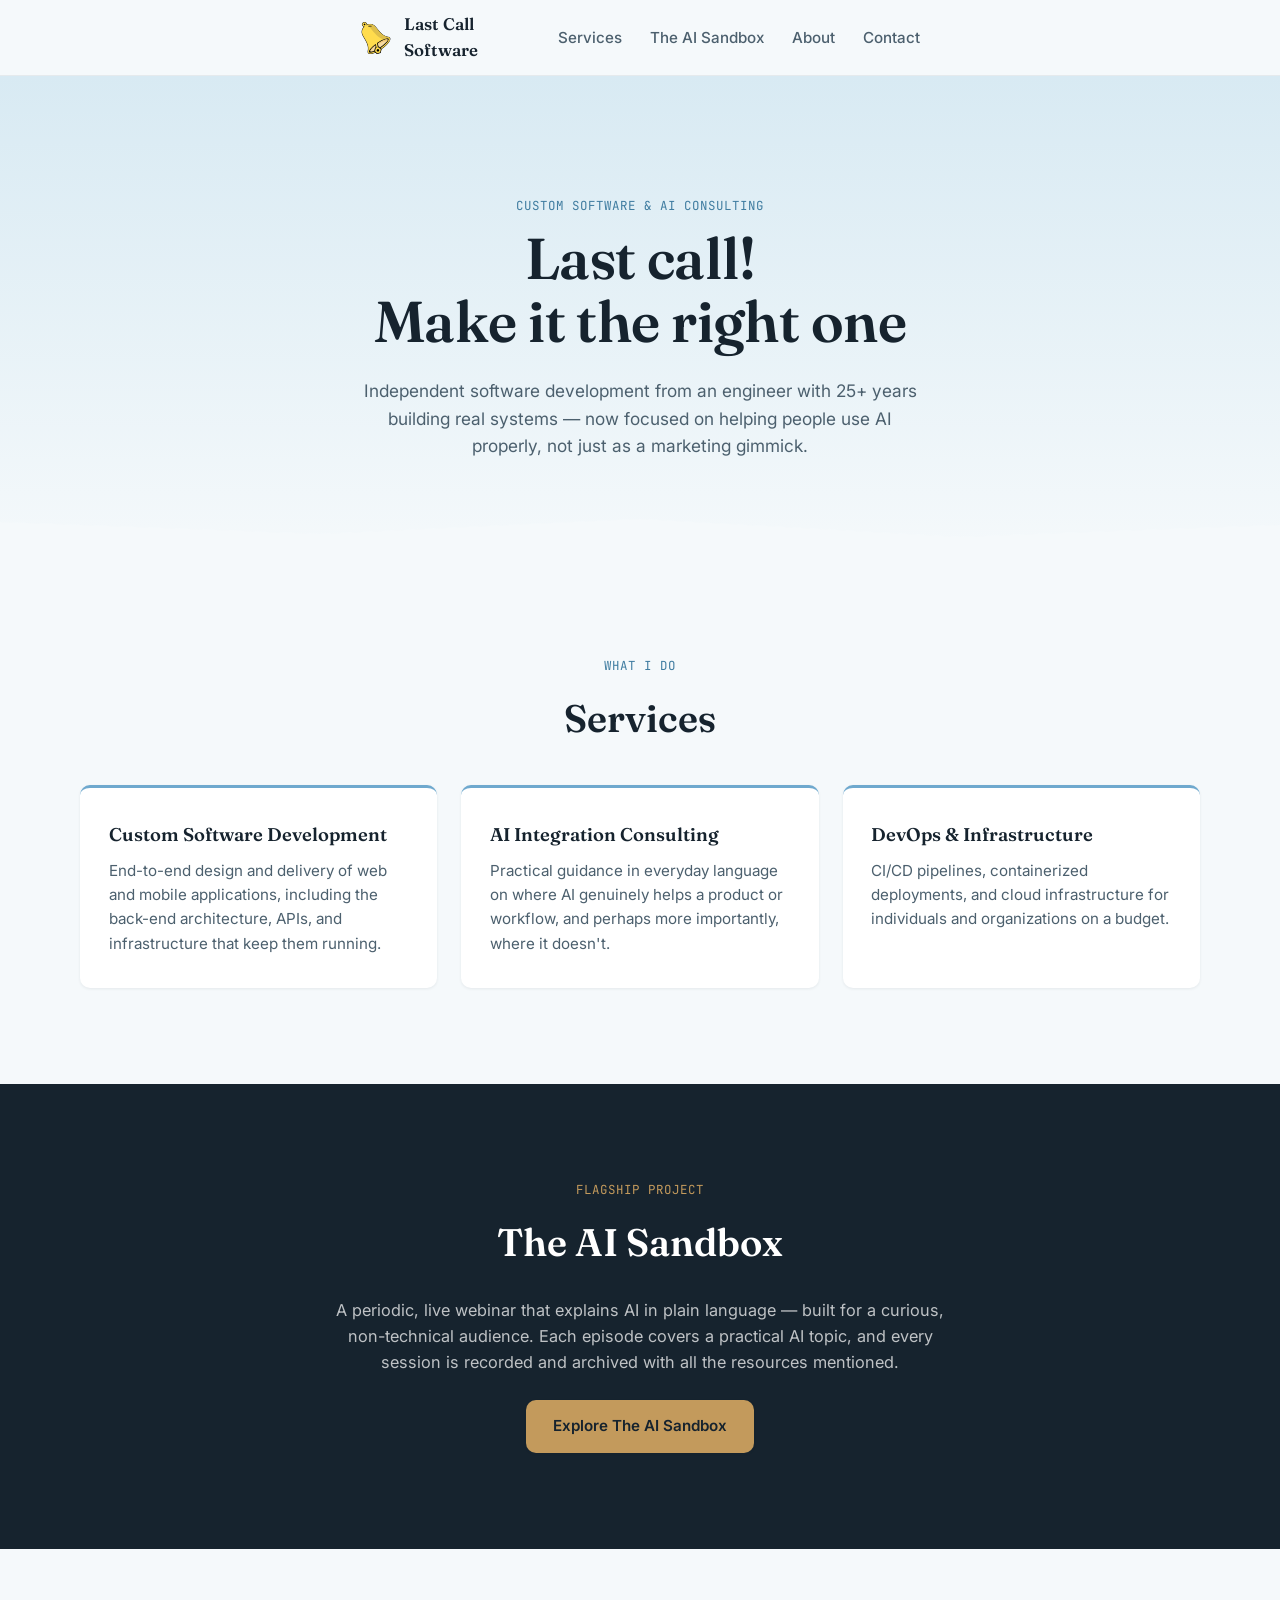
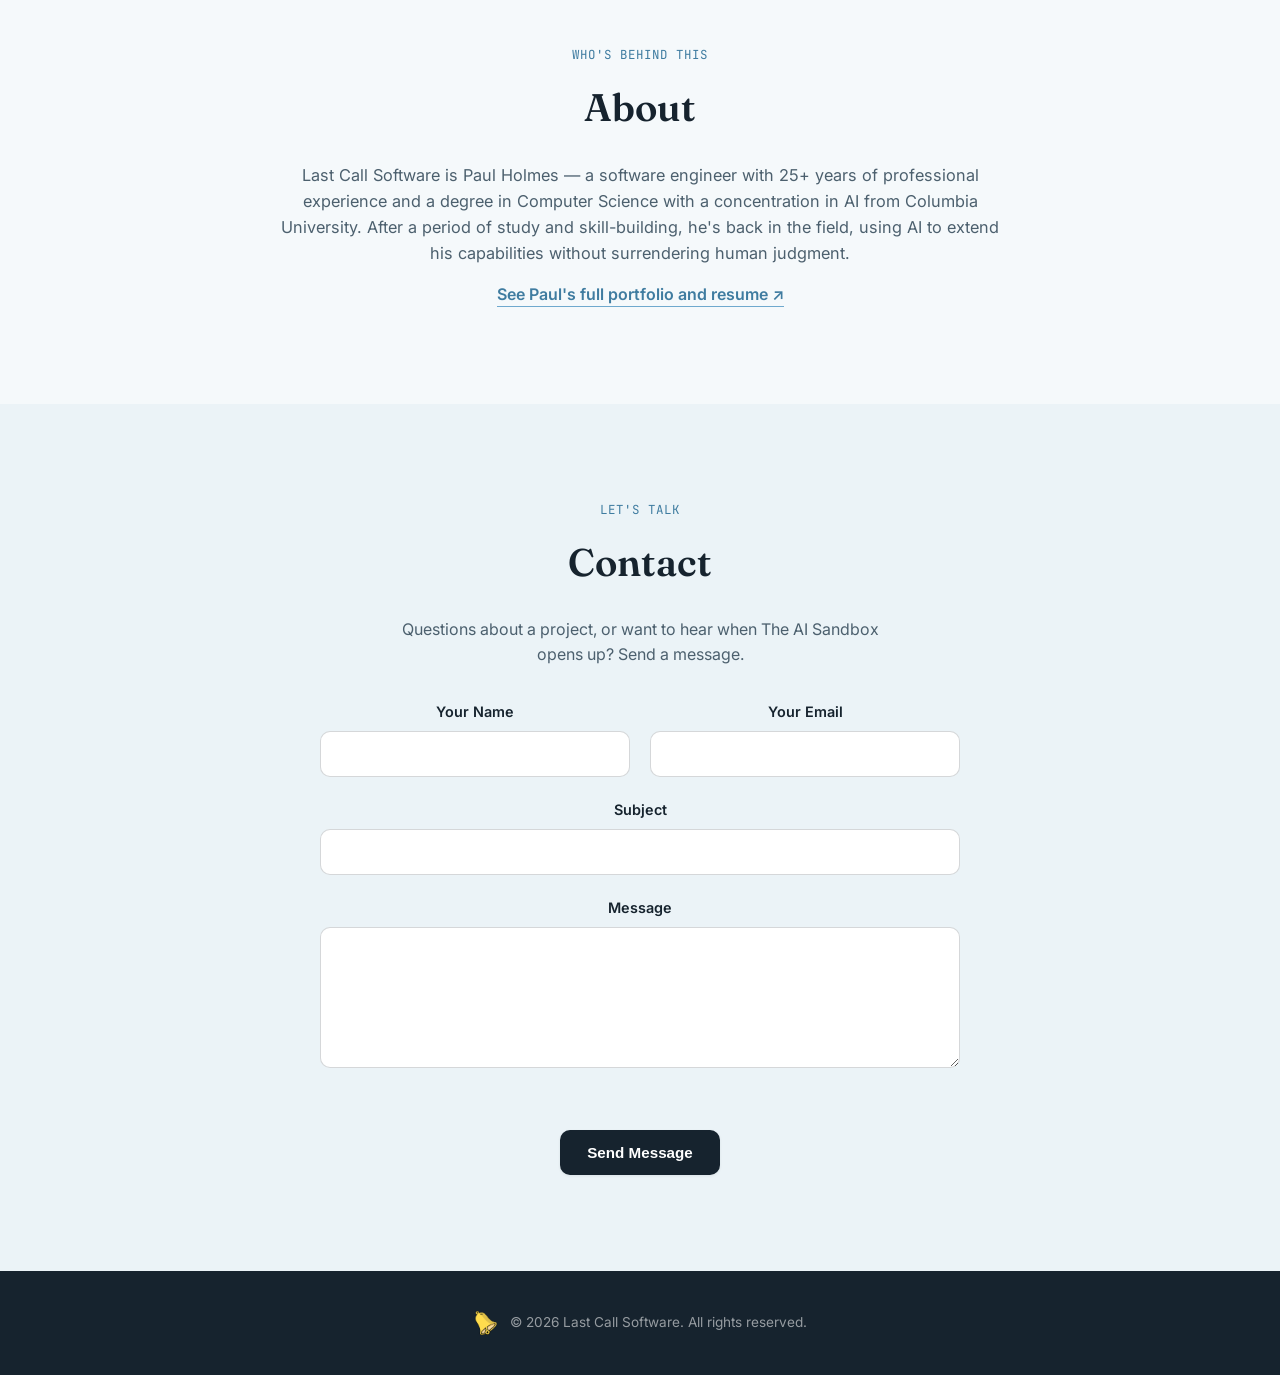
<file: lastcallsoftware/index.html>
<!DOCTYPE html>
<html lang="en">
<head>
<meta charset="utf-8">
<meta name="viewport" content="width=device-width, initial-scale=1.0">
<title>Last Call Software — Custom Software & AI Consulting</title>
<meta name="description" content="Last Call Software: custom software development and AI-driven consulting, led by Paul Holmes. Home of The AI Sandbox webinar series.">

<link href="assets/img/lcs-icon-32x32.png" rel="icon">

<link rel="preconnect" href="https://fonts.googleapis.com">
<link rel="preconnect" href="https://fonts.gstatic.com" crossorigin>
<link href="https://fonts.googleapis.com/css2?family=Fraunces:opsz,wght@9..144,400;9..144,500;9..144,600;9..144,700&family=Inter:wght@400;500;600;700&family=JetBrains+Mono:wght@500&display=swap" rel="stylesheet">

<link href="assets/css/main.css" rel="stylesheet">

<meta name="backend-base-url" content="__BACKEND_BASE_URL__">
<meta name="turnstile-site-key" content="__TURNSTILE_SITE_KEY__">
<link rel="preconnect" href="https://challenges.cloudflare.com">
<script src="https://challenges.cloudflare.com/turnstile/v0/api.js" defer></script>
</head>
<body>

<a class="skip-link" href="#main">Skip to content</a>

<header class="site-header" id="header">
  <div class="header-inner">
    <a href="#top" class="brand">
      <span class="bell-mark" aria-hidden="true">
        <img src="assets/img/lcs-icon-32x32.png" alt="" class="bell-svg">
      </span>
      <span class="brand-word">
        <span class="brand-name">Last Call<br>Software</span>
      </span>
    </a>

    <nav class="site-nav" id="site-nav">
      <ul>
        <li><a href="#services">Services</a></li>
        <li><a href="#sandbox">The AI Sandbox</a></li>
        <li><a href="#about">About</a></li>
        <li><a href="#contact">Contact</a></li>
      </ul>
    </nav>

    <button class="nav-toggle" id="nav-toggle" aria-label="Toggle menu" aria-expanded="false" aria-controls="site-nav">
      <span></span><span></span><span></span>
    </button>
  </div>
</header>

<main id="main">

  <!-- Hero -->
  <section class="hero" id="top">
    <div class="hero-inner">
      <p class="eyebrow">Custom software & AI consulting</p>
      <h1 class="hero-headline">Last call!<br>Make it the right one</h1>
      <p class="hero-sub">
        Independent software development from an engineer with 25+ years building
        real systems — now focused on helping people use AI properly, not just as
        a marketing gimmick.
      </p>
    </div>
    <div class="hero-wave" aria-hidden="true"></div>
  </section>

  <!-- Services -->
  <section class="section" id="services">
    <div class="section-inner">
      <p class="eyebrow">What I do</p>
      <h2 class="section-title">Services</h2>

      <div class="service-grid">
        <article class="service-card reveal">
          <h3>Custom Software Development</h3>
          <p>End-to-end design and delivery of web and mobile applications, 
            including the back-end architecture, APIs, and infrastructure 
            that keep them running.</p>
        </article>

        <article class="service-card reveal">
          <h3>AI Integration Consulting</h3>
          <p>Practical guidance in everyday language on where AI genuinely helps
            a product or workflow, and perhaps more importantly, where it doesn't.</p>
        </article>

        <article class="service-card reveal">
          <h3>DevOps & Infrastructure</h3>
          <p>CI/CD pipelines, containerized deployments, and cloud infrastructure 
            for individuals and organizations on a budget.</p>
        </article>
      </div>
    </div>
  </section>

  <!-- The AI Sandbox -->
  <section class="section section-sandbox-feat" id="sandbox">
    <div class="section-inner">
      <p class="eyebrow">Flagship project</p>
      <h2 class="section-title">The AI Sandbox</h2>
      <p class="sandbox-lead">
        A periodic, live webinar that explains AI in plain language — built for a
        curious, non-technical audience. Each episode covers a practical AI topic,
        and every session is recorded and archived with all the resources mentioned.
      </p>
      <a href="ai-sandbox.html" class="btn btn-brass">Explore The AI Sandbox</a>
    </div>
  </section>

  <!-- About -->
  <section class="section" id="about">
    <div class="section-inner about-inner">
      <p class="eyebrow">Who's behind this</p>
      <h2 class="section-title">About</h2>
      <p class="about-text">
        Last Call Software is Paul Holmes — a software engineer with 25+ years
        of professional experience and a degree in Computer Science with a 
        concentration in AI from Columbia University.
        After a period of study and skill-building, he's back in the field,
        using AI to extend his capabilities without surrendering human judgment.
      </p>
      <a href="https://pwholmes.lastcallsoftware.com" class="text-link">
        See Paul's full portfolio and resume ↗
      </a>
    </div>
  </section>

  <!-- Contact -->
  <section class="section section-contact" id="contact">
    <div class="section-inner">
      <p class="eyebrow">Let's talk</p>
      <h2 class="section-title">Contact</h2>
      <p class="contact-sub">Questions about a project, or want to hear when The AI Sandbox opens up? Send a message.</p>

      <form id="contact-form" class="contact-form">
        <div class="form-row">
          <div class="form-field">
            <label for="name-field">Your Name</label>
            <input type="text" name="name" id="name-field" required>
          </div>
          <div class="form-field">
            <label for="email-field">Your Email</label>
            <input type="email" name="email" id="email-field" required>
          </div>
        </div>

        <div class="form-field">
          <label for="subject-field">Subject</label>
          <input type="text" name="subject" id="subject-field" required>
        </div>

        <div class="form-field">
          <label for="message-field">Message</label>
          <textarea name="message" id="message-field" rows="6" required></textarea>
        </div>

        <div class="cf-turnstile" data-sitekey="__TURNSTILE_SITE_KEY__"></div>

        <div class="form-status">
          <div class="loading">Sending your message…</div>
          <div class="error-message" role="alert"></div>
          <div class="sent-message" role="status">Your message has been sent. Thank you!</div>
        </div>

        <button type="submit" class="btn btn-primary">Send Message</button>
      </form>
    </div>
  </section>

</main>

<footer class="site-footer">
  <div class="footer-inner">
    <span class="bell-mark small" aria-hidden="true">
      <img src="assets/img/lcs-icon-32x32.png" alt="" class="bell-svg">
    </span>
    <p>© <span id="year"></span> Last Call Software. All rights reserved.</p>
  </div>
</footer>

<script src="assets/js/main.js"></script>
</body>
</html>
</file>
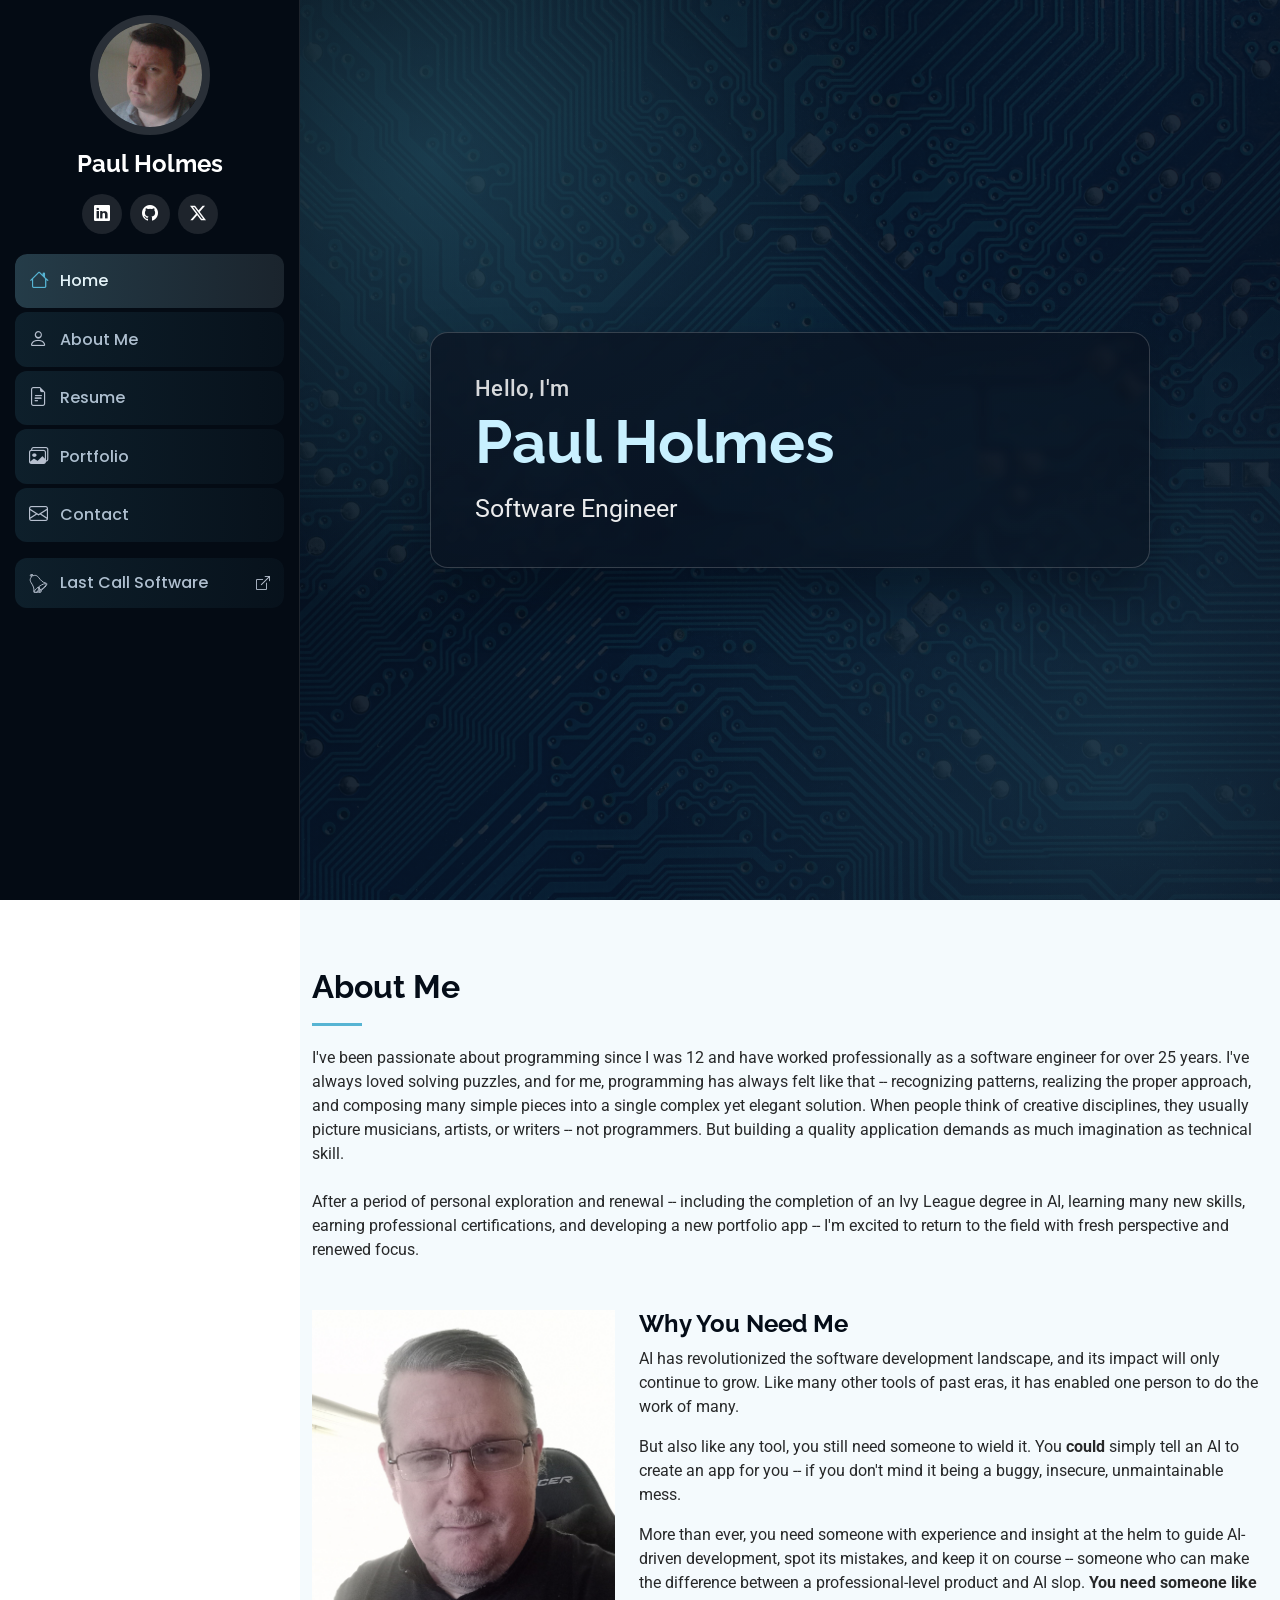
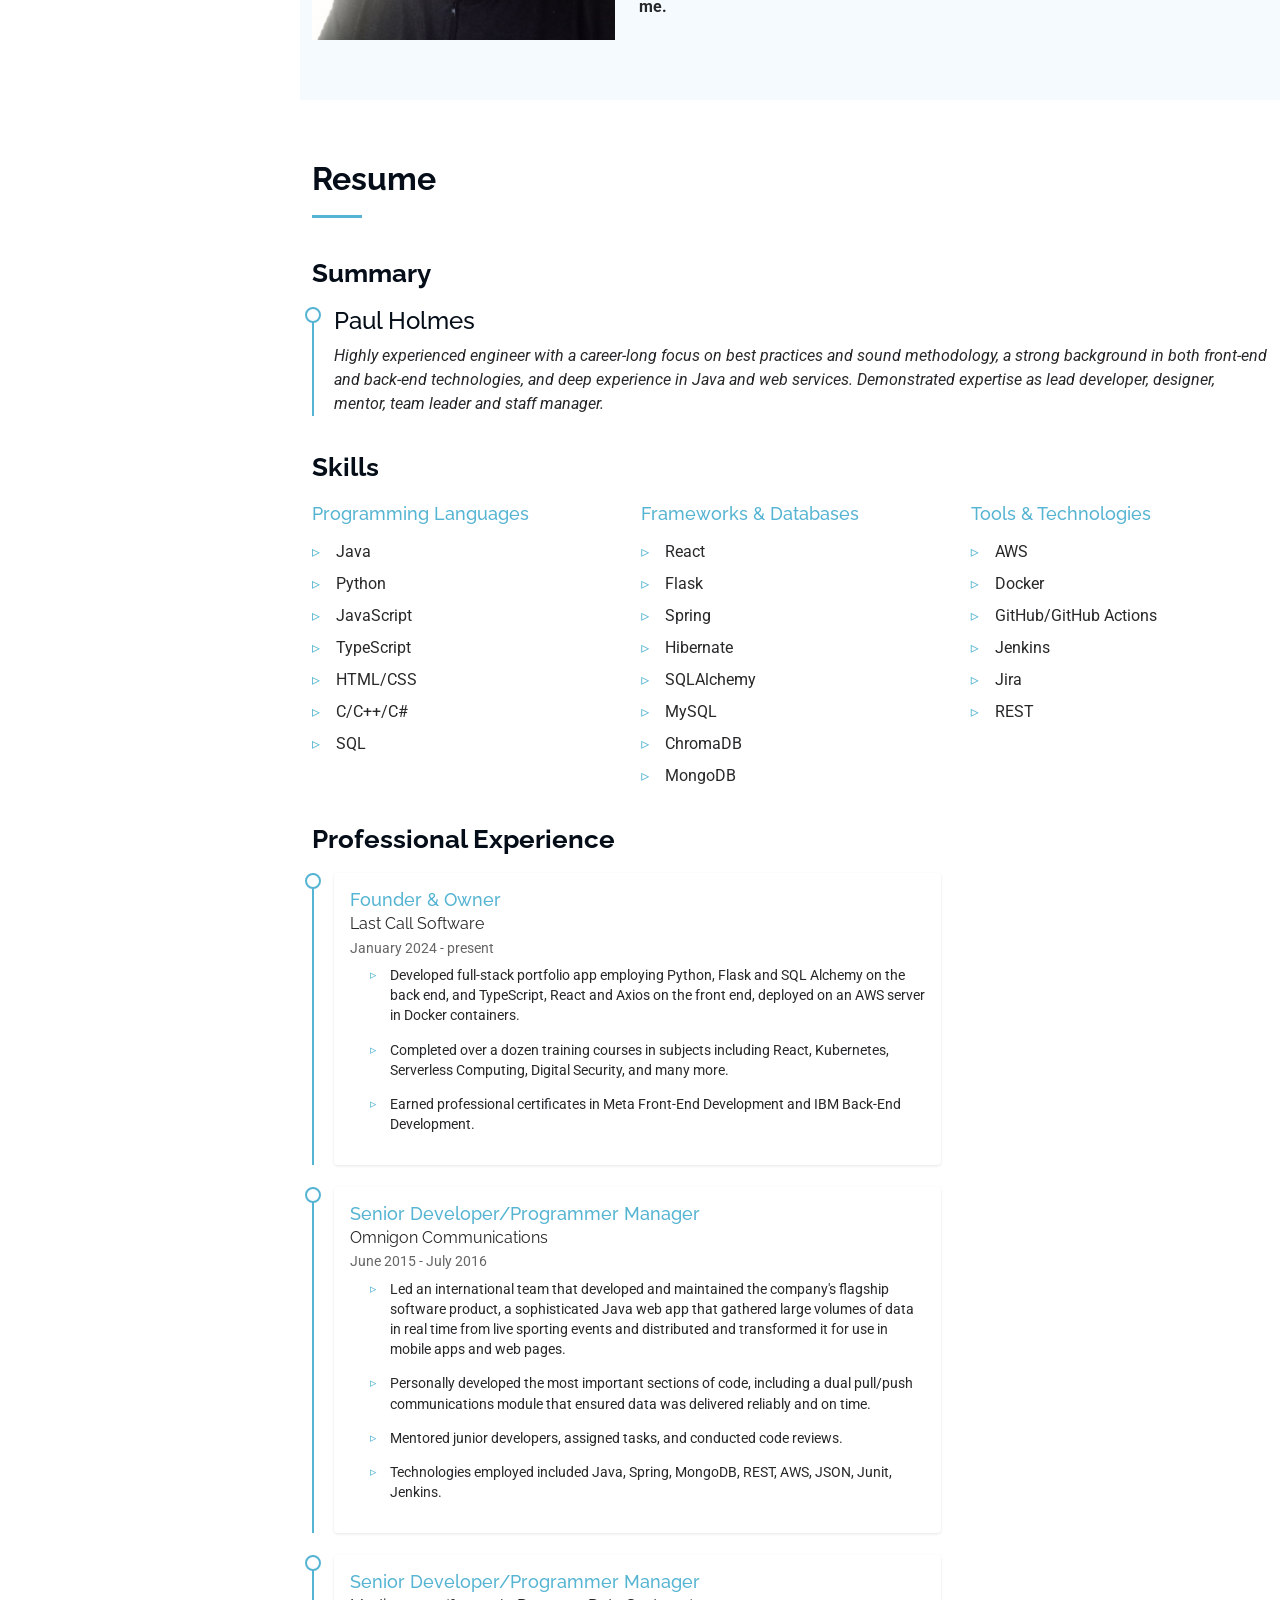
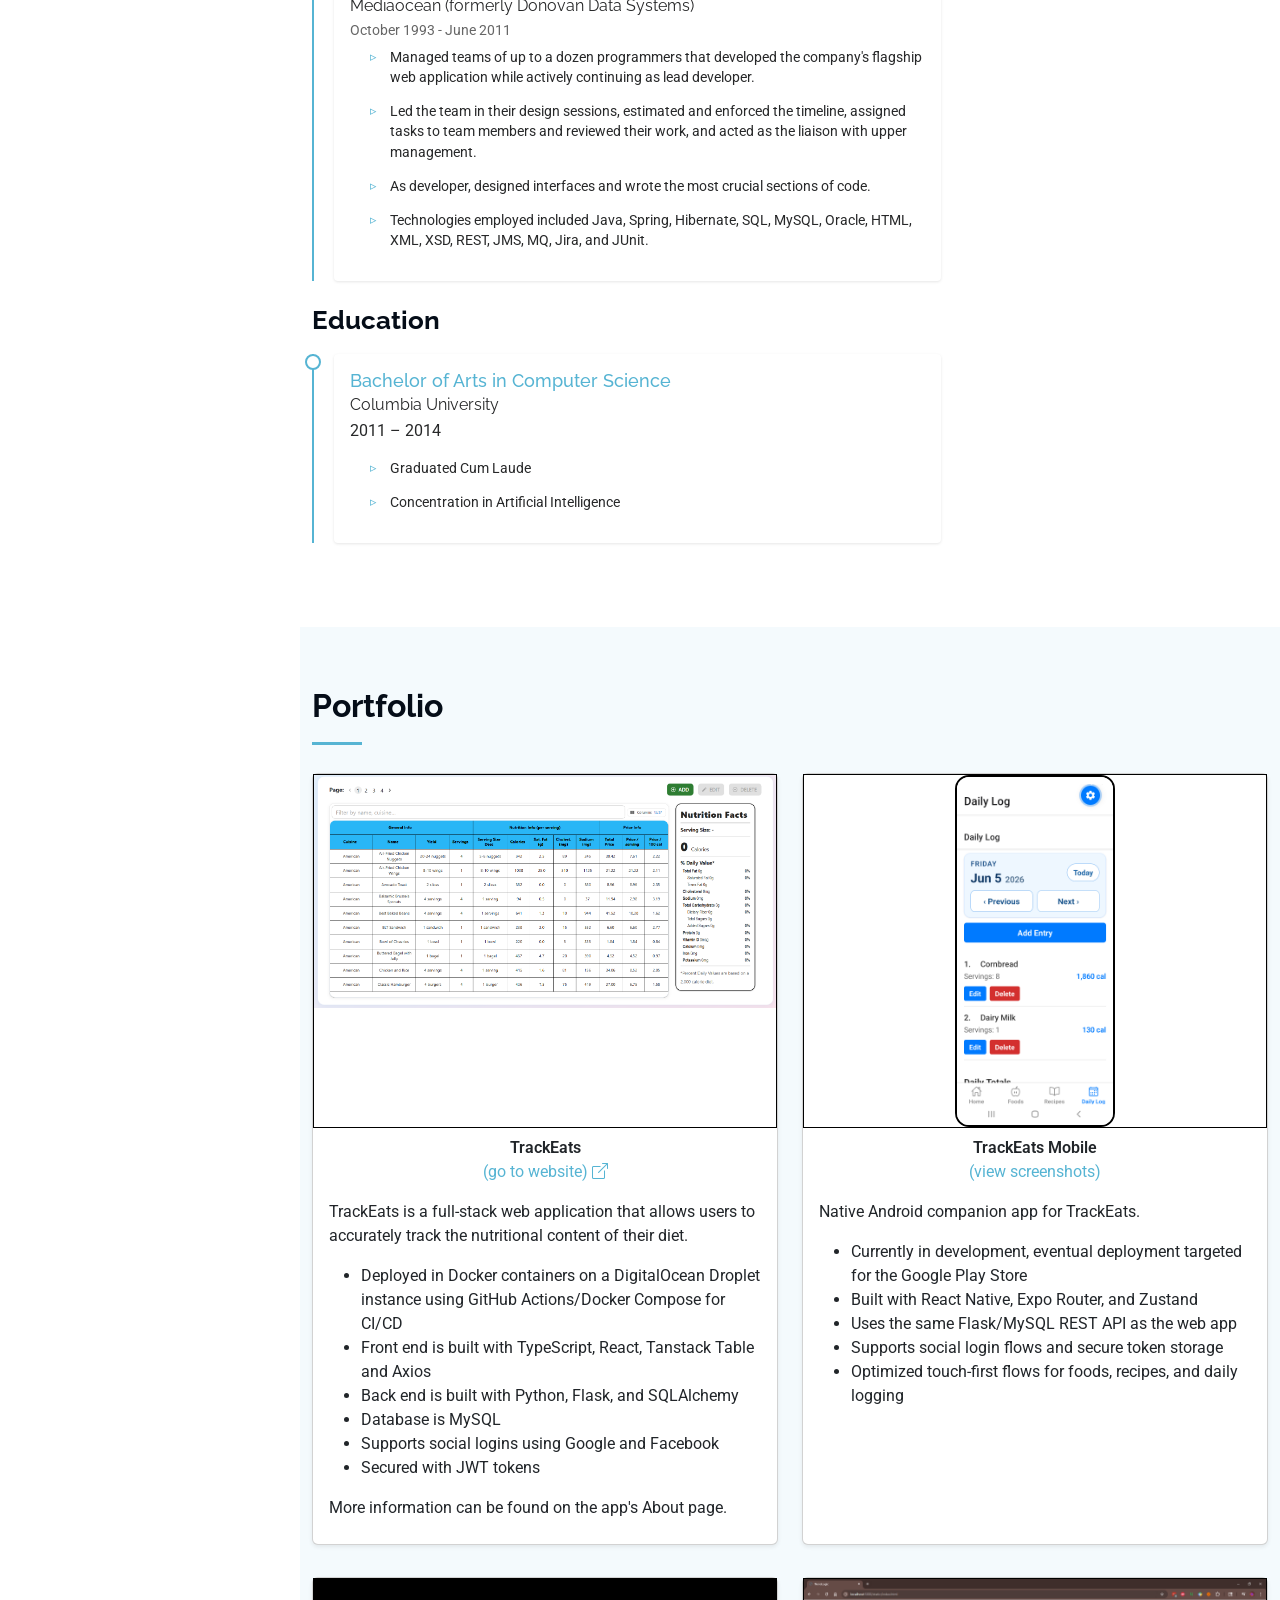
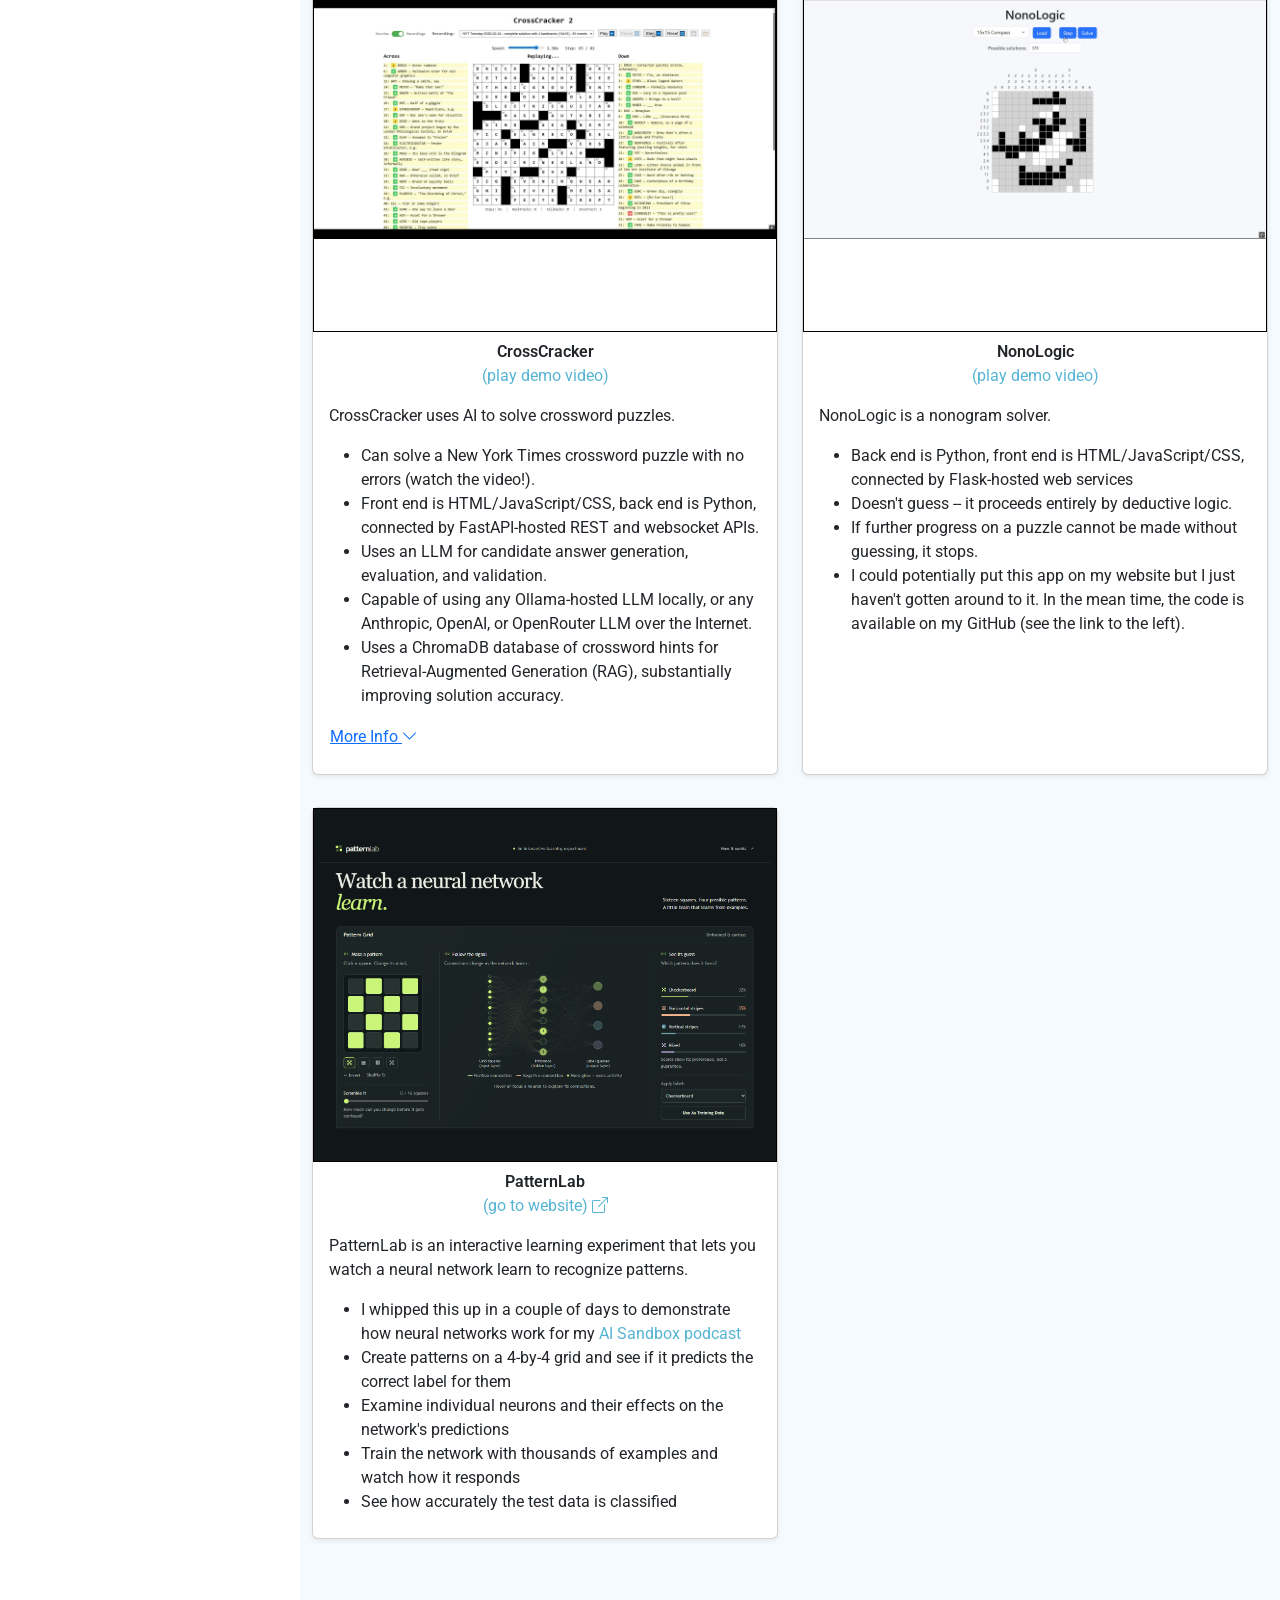
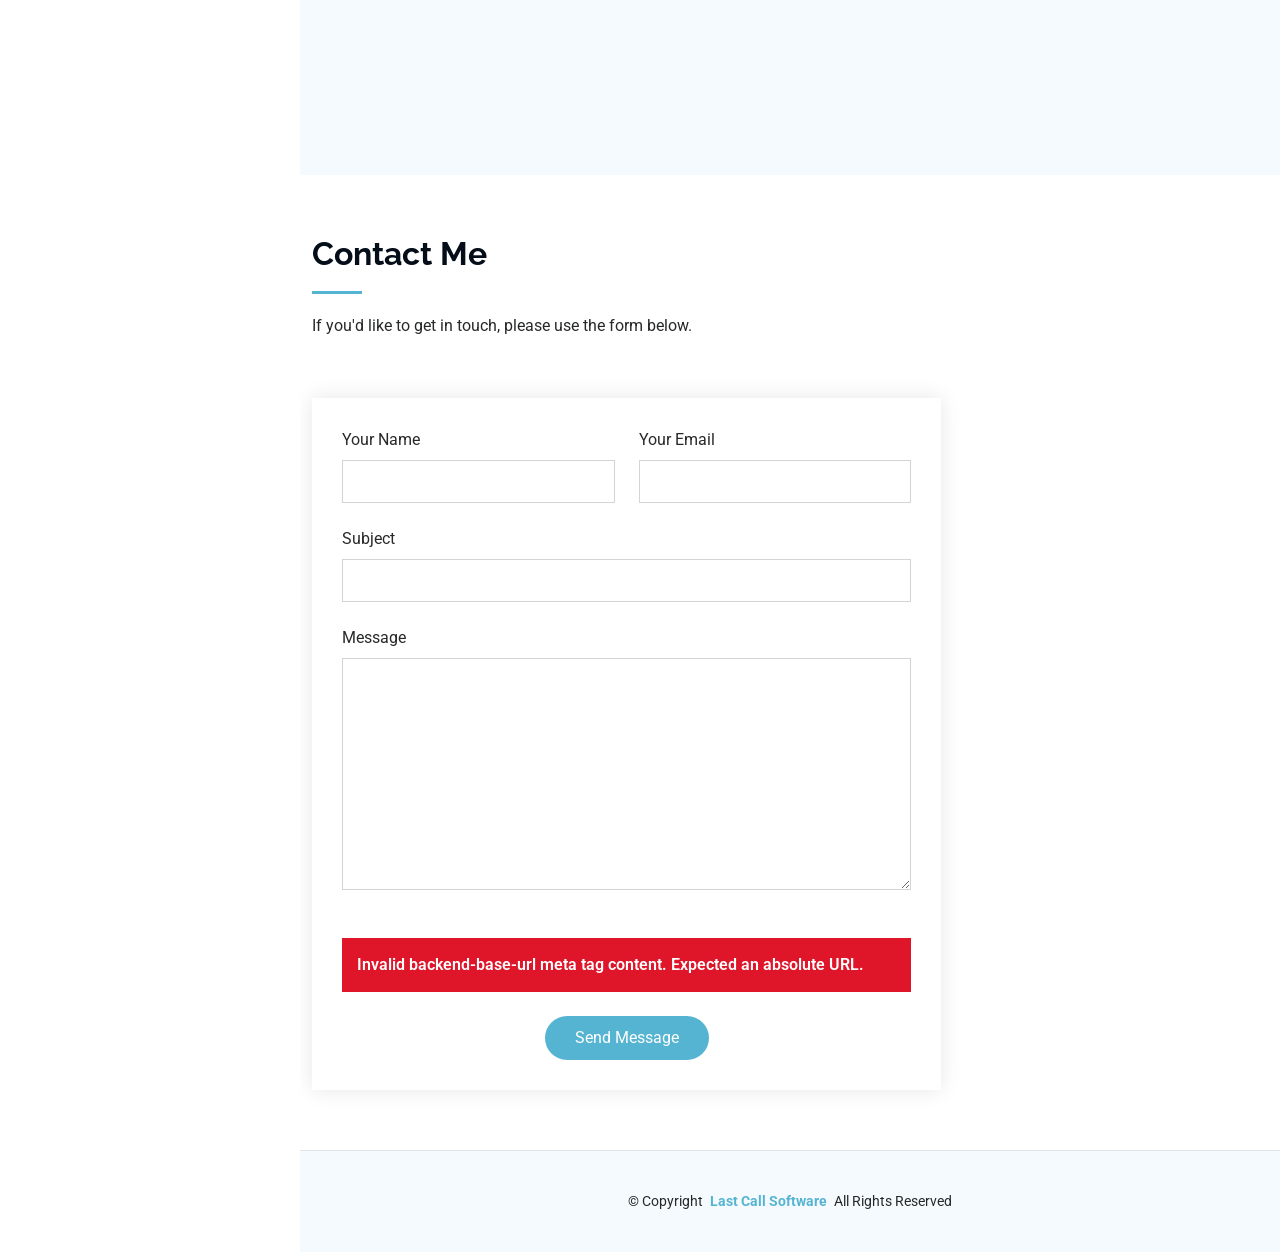
<file: personal-website/index.html>
<!DOCTYPE html>
<html lang="en">

<head>
    <meta charset="utf-8">
    <meta content="width=device-width, initial-scale=1.0" name="viewport">
    <title>Paul Holmes Personal Website</title>
    <meta content="" name="description">
    <meta content="" name="keywords">

    <!-- Favicons -->
    <link href="assets/img/chill-32x32.png" rel="icon">
    <link href="assets/img/chill-32x32.png" rel="apple-touch-icon">

    <!-- Fonts -->
    <link href="https://fonts.googleapis.com" rel="preconnect">
    <link href="https://fonts.gstatic.com" rel="preconnect" crossorigin>
    <link href="https://fonts.googleapis.com/css2?family=Roboto:ital,wght@0,100;0,300;0,400;0,500;0,700;0,900;1,100;1,300;1,400;1,500;1,700;1,900&family=Poppins:ital,wght@0,100;0,200;0,300;0,400;0,500;0,600;0,700;0,800;0,900;1,100;1,200;1,300;1,400;1,500;1,600;1,700;1,800;1,900&family=Raleway:ital,wght@0,100;0,200;0,300;0,400;0,500;0,600;0,700;0,800;0,900;1,100;1,200;1,300;1,400;1,500;1,600;1,700;1,800;1,900&display=swap" rel="stylesheet">

    <!-- Vendor CSS Files -->
    <link href="assets/vendor/bootstrap/css/bootstrap.min.css" rel="stylesheet">
    <link href="assets/vendor/bootstrap-icons/bootstrap-icons.css" rel="stylesheet">
    <link href="assets/vendor/aos/aos.css" rel="stylesheet">
    <link href="assets/vendor/glightbox/css/glightbox.min.css" rel="stylesheet">
    <link href="assets/vendor/swiper/swiper-bundle.min.css" rel="stylesheet">

    <!-- Main CSS File -->
    <link href="assets/css/main.css" rel="stylesheet">

    <meta name="backend-base-url" content="__BACKEND_BASE_URL__">
    <meta name="turnstile-site-key" content="__TURNSTILE_SITE_KEY__">

    <!-- Cluodflare Turnstile setup -->
    <link rel="preconnect" href="https://challenges.cloudflare.com" />
    <script src="https://challenges.cloudflare.com/turnstile/v0/api.js" defer></script>
</head>

<body class="index-page">

    <header id="header" class="header dark-background d-flex flex-column">
        <i class="header-toggle d-xl-none bi bi-list"></i>

        <div class="profile-img">
            <img src="assets/img/my-menu-photo.jpg" alt="" class="img-fluid rounded-circle">
        </div>

        <a href="index.html" class="logo d-flex align-items-center justify-content-center">
            <h1 class="sitename">Paul Holmes</h1>
        </a>

        <div class="social-links text-center">
            <a href="https://www.linkedin.com/in/pwholmes151/" class="linkedin"><i class="bi bi-linkedin"></i></a>
            <a href="https://github.com/pwholmes" class="github"><i class="bi bi-github"></i></a>
            <a href="https://x.com/pwholmes151" class="twitter"><i class="bi bi-twitter-x"></i></a>
        </div>

        <nav id="navmenu" class="navmenu">
            <ul>
                <li><a href="#hero" class="active"><i class="bi bi-house navicon"></i>Home</a></li>
                <li><a href="#about"><i class="bi bi-person navicon"></i> About Me</a></li>
                <li><a href="#resume"><i class="bi bi-file-earmark-text navicon"></i> Resume</a></li>
                <li><a href="#portfolio"><i class="bi bi-images navicon"></i> Portfolio</a></li>
                <li><a href="#contact"><i class="bi bi-envelope navicon"></i> Contact</a></li>
                <li class="mt-3"><a href="https://lastcallsoftware.com/" aria-label="Last Call Software"><svg class="navicon" viewBox="0 0 24 24" aria-hidden="true" focusable="false"><use href="assets/img/lcs-bell-outline.svg#bell"></use></svg> Last Call Software <i class="bi bi-box-arrow-up-right ms-auto small" aria-hidden="true"></i></a></li>
            </ul>
        </nav>

    </header>

    <main class="main">

        <!-- Hero Section -->
        <section id="hero" class="hero section dark-background">

            <img src="assets/img/circuit-board.jpg" alt="Circuit Board" class="circuit-board-overlay">

            <div class="container hero-panel" data-aos="fade-up" data-aos-delay="100">
                <p class="hero-intro">Hello, I'm</p>
                <h2 class="hero-name">Paul Holmes</h2>
                <p class="hero-role">Software Engineer</p>
            </div>

        </section><!-- /Hero Section -->

        <!-- About Section -->
        <section id="about" class="about section light-background">

            <div class="container section-title pt-2 pb-4" data-aos="fade-up">
                <h2>About Me</h2>
                <p>
                    I've been passionate about programming since I was 12 and have worked
                    professionally as a software engineer for over 25 years.  I've always loved 
                    solving puzzles, and for me, programming has always felt like that -- recognizing
                    patterns, realizing the proper approach, and composing many simple pieces into a
                    single complex yet elegant solution.  When people think of creative disciplines,
                    they usually picture musicians, artists, or writers -- not programmers.  But 
                    building a quality application demands as much imagination as technical skill.  
                </p>
                <br>
                <p>
                    After a period of personal exploration and renewal -- including the completion of
                    an Ivy League degree in AI, learning many new skills, earning professional 
                    certifications, and developing a new portfolio app -- I'm excited to return to the
                    field with fresh perspective and renewed focus.
                </p>
                <br/>
            </div>

            <div class="container" data-aos="fade-up" data-aos-delay="100">
                <div class="row gy-4 justify-content-center">
                    <div class="col-lg-4">
                        <img src="assets/img/my-profile-photo.jpg" class="img-fluid" alt="">
                    </div>
                    <div class="col-lg-8 content">
                        <h2>Why You Need Me</h2>
                        <p>AI has revolutionized the software development landscape, and its impact will
                            only continue to grow.  Like many other tools of past eras, it has enabled
                            one person to do the work of many.
                        </p>
                        <p>But also like any tool, you still need someone to wield it.  You <b>could</b>
                            simply tell an AI to create an app for you -- if you don't mind it being
                            a buggy, insecure, unmaintainable mess.
                        </p>
                        <p>More than ever, you need someone with experience and insight at the helm to guide
                            AI-driven development, spot its mistakes, and keep it on course -- someone who
                            can make the difference between a professional-level product and AI slop.
                            <b>You need someone like me.</b>
                        </p>
                    </div>
                </div>
            </div>

        </section><!-- /About Section -->


        <!-- Resume Section -->
        <section id="resume" class="resume section">

            <!-- Section Title -->
            <div class="container section-title pb-0" data-aos="fade-up">
                <h2>Resume</h2>
            </div><!-- End Section Title -->

            <!-- Resume Content -->
            <div class="container">

                <div class="row">

                    <div data-aos="fade-up" data-aos-delay="100">
                        <h3 class="resume-title">Summary</h3>

                        <div class="resume-item pb-0">
                            <h4>Paul Holmes</h4>
                            <p><em>Highly experienced engineer with a career-long focus on best practices 
                                and sound methodology, a strong background in both front-end and back-end 
                                technologies, and deep experience in Java and web services.  Demonstrated 
                                expertise as lead developer, designer, mentor, team leader and staff manager.
                            </em></p>
                        </div><!-- End Resume Item -->

                        <h3 class="resume-title pt-3">Skills</h3>

                        <div class="skill-categories">
                            <div class="skill-category">
                                <h4 class="skill-title">Programming Languages</h4>
                                <ul>
                                    <li>Java</li>
                                    <li>Python</li>
                                    <li>JavaScript</li>
                                    <li>TypeScript</li>
                                    <li>HTML/CSS</li>
                                    <li>C/C++/C#</li>
                                    <li>SQL</li>
                                </ul>
                            </div><!-- End Skill Category -->

                            <div class="skill-category">
                                <h4 class="skill-title">Frameworks & Databases</h4>
                                <ul>
                                    <li>React</li>
                                    <li>Flask</li>
                                    <li>Spring</li>
                                    <li>Hibernate</li>
                                    <li>SQLAlchemy</li>
                                    <li>MySQL</li>
                                    <li>ChromaDB</li>
                                    <li>MongoDB</li>
                                </ul>
                            </div><!-- End Skill Category -->

                            <div class="skill-category">
                                <h4 class="skill-title">Tools & Technologies</h4>
                                <ul>
                                    <li>AWS</li>
                                    <li>Docker</li>
                                    <li>GitHub/GitHub Actions</li>
                                    <li>Jenkins</li>
                                    <li>Jira</li>
                                    <li>REST</li>
                                </ul>
                            </div><!-- End Skill Category -->

                        </div><!-- End Skills -->

                    </div><!-- End Skills Column -->

                </div><!-- End Resume Row -->

                <div class="row">

                    <div class="col-lg-8" data-aos="fade-up" data-aos-delay="100">

                        <h3 class="resume-title py-0">Professional Experience</h3>

                        <div class="timeline-item resume-item pb-0">
                            <div class="timeline-content">
                                <h4>Founder & Owner</h4>
                                <h5>Last Call Software</h5>
                                <p class="timeline-date">January 2024 - present</p>
                                <ul>
                                    <li>Developed full-stack portfolio app employing Python, Flask and SQL Alchemy on the back end,
                                        and TypeScript, React and Axios on the front end, deployed on an AWS server in Docker
                                        containers.</li>
                                    <li>Completed over a dozen training courses in subjects including React, Kubernetes, Serverless
                                        Computing, Digital Security, and many more.</li>
                                    <li>Earned professional certificates in Meta Front-End Development and IBM Back-End Development.</li>
                                </ul>
                            </div>
                        </div><!-- End Resume Item -->

                        <div class="timeline-item resume-item pb-0">
                            <div class="timeline-content">
                                <h4>Senior Developer/Programmer Manager</h4>
                                <h5>Omnigon Communications</h5>
                                <p class="timeline-date">June 2015 - July 2016</p>
                                <ul>
                                    <li>Led an international team that developed and maintained the company's flagship software
                                        product, a sophisticated Java web app that gathered large volumes of data in real time from
                                        live sporting events and distributed and transformed it for use in mobile apps and web
                                        pages.</li>
                                    <li>Personally developed the most important sections of code, including a dual pull/push
                                        communications module that ensured data was delivered reliably and on time.</li>
                                    <li>Mentored junior developers, assigned tasks, and conducted code reviews.</li>
                                    <li>Technologies employed included Java, Spring, MongoDB, REST, AWS, JSON, Junit, Jenkins.</li>
                                </ul>
                            </div>
                        </div><!-- End Resume Item -->

                        <div class="timeline-item resume-item pb-0">
                            <div class="timeline-content">
                                <h4>Senior Developer/Programmer Manager</h4>
                                <h5>Mediaocean (formerly Donovan Data Systems)</h5>
                                <p class="timeline-date">October 1993 - June 2011</p>
                                <ul>
                                    <li>Managed teams of up to a dozen programmers that developed the company's flagship web
                                        application while actively continuing as lead developer.</li>
                                    <li>Led the team in their design sessions, estimated and enforced the timeline, assigned tasks
                                        to team members and reviewed their work, and acted as the liaison with upper management.</li>
                                    <li>As developer, designed interfaces and wrote the most crucial sections of code.</li>
                                    <li>Technologies employed included Java, Spring, Hibernate, SQL, MySQL, Oracle, HTML, XML, XSD,
                                        REST, JMS, MQ, Jira, and JUnit.</li>
                                </ul>
                            </div>
                        </div><!-- End Resume Item -->

                        <h3 class="resume-title">Education</h3>

                        <div class="timeline-item resume-item pb-0">
                            <div class="timeline-content">
                                <h4>Bachelor of Arts in Computer Science</h4>
                                <h5>Columbia University</h5>
                                <p class="education-date">2011 – 2014</p>
                                <ul>
                                    <li>Graduated Cum Laude</li>
                                    <li>Concentration in Artificial Intelligence</li>
                                </ul>
                            </div>
                        </div><!-- End Resume Item -->

                    </div><!-- End Resume Column -->

                </div><!-- End Resume Row -->

            </div><!-- End Resume Container -->

        </section><!-- End Resume Section -->


        <!-- Portfolio Section -->
        <section id="portfolio" class="portfolio section light-background">

            <!-- Section Title -->
            <div class="container section-title pt-0 pb-2" data-aos="fade-up">
                <h2>Portfolio</h2>
            </div><!-- End Section Title -->

            <div class="container">
                <div class="row gy-4" data-aos="fade-up" data-aos-delay="200">
                    <!-- Box 1: TrackEats -->
                    <div class="col-lg-6">
                        <div class="card h-100 shadow-sm">
                            <div class="portfolio-content" style="min-height: 354px; border: 1px solid #000;">
                                <img src="assets/img/trackeats/01-trackeats-preview.png" class="img-fluid" alt="TrackEats preview">
                                <div class="portfolio-info">
                                    <h4>TrackEats</h4>
                                    <p>My labor of love.</p>
                                    <a href="assets/img/trackeats/01-trackeats-preview.png" title="TrackEats preview" data-gallery="portfolio-gallery-trackeats" class="glightbox preview-link"><i class="bi bi-zoom-in"></i></a>
                                </div>
                            </div>
                            <div class="text-center d-block pt-2 fw-semibold">TrackEats</div>
                            <a href="https://trackeats.lastcallsoftware.com" class="text-center d-block" target="_blank" rel="noopener noreferrer">
                                (go to website) <i class="bi bi-box-arrow-up-right" aria-label="Opens in new window"></i>
                            </a>
                            <div class="pt-3 px-3 pb-2">
                                <p>
                                    TrackEats is a full-stack web application that allows users to accurately track the 
                                    nutritional content of their diet.
                                    <ul>
                                        <li>Deployed in Docker containers on a DigitalOcean Droplet instance using GitHub Actions/Docker Compose for CI/CD</li>
                                        <li>Front end is built with TypeScript, React, Tanstack Table and Axios</li>
                                        <li>Back end is built with Python, Flask, and SQLAlchemy</li>
                                        <li>Database is MySQL</li>
                                        <li>Supports social logins using Google and Facebook</li>
                                        <li>Secured with JWT tokens</li>
                                    </ul>
                                    More information can be found on the app's About page.
                                </p>
                            </div>
                        </div>
                    </div>
                    <!-- Box 2: TrackEats Mobile -->
                    <div class="col-lg-6">
                        <div class="card h-100 shadow-sm">
                            <div class="portfolio-content" style="height: 354px; border: 1px solid #000; display: flex; align-items: center; justify-content: center; overflow: hidden;">
                                <img src="assets/img/trackeats-mobile/01-trackeats-mobile-preview.jpg" class="img-fluid" alt="TrackEats mobile preview" style="height: 100%; width: auto; max-width: 100%; object-fit: contain; border: 2px solid #000; border-radius: 14px;">
                                <div class="portfolio-info">
                                    <h4>TrackEats Mobile</h4>
                                    <p>Companion mobile app.</p>
                                    <a id="trackeats-mobile-gallery-trigger" href="assets/img/trackeats-mobile/02-login.jpg" title="TrackEats Mobile login" data-gallery="portfolio-gallery-trackeats-mobile" class="glightbox-mobile preview-link"><i class="bi bi-zoom-in"></i></a>
                                    <a href="assets/img/trackeats-mobile/03-food-list.jpg" title="TrackEats Mobile foods list" data-gallery="portfolio-gallery-trackeats-mobile" class="glightbox-mobile d-none"></a>
                                    <a href="assets/img/trackeats-mobile/04-food-list-filtered.jpg" title="TrackEats Mobile foods filtered" data-gallery="portfolio-gallery-trackeats-mobile" class="glightbox-mobile d-none"></a>
                                    <a href="assets/img/trackeats-mobile/05-food-detail.jpg" title="TrackEats Mobile food detail" data-gallery="portfolio-gallery-trackeats-mobile" class="glightbox-mobile d-none"></a>
                                    <a href="assets/img/trackeats-mobile/06-recipe-list.jpg" title="TrackEats Mobile recipes list" data-gallery="portfolio-gallery-trackeats-mobile" class="glightbox-mobile d-none"></a>
                                    <a href="assets/img/trackeats-mobile/07-recipe-detail.jpg" title="TrackEats Mobile recipe detail" data-gallery="portfolio-gallery-trackeats-mobile" class="glightbox-mobile d-none"></a>
                                    <a href="assets/img/trackeats-mobile/08-recipe-ingredients.jpg" title="TrackEats Mobile recipe ingredients" data-gallery="portfolio-gallery-trackeats-mobile" class="glightbox-mobile d-none"></a>
                                    <a href="assets/img/trackeats-mobile/09-daily-log.jpg" title="TrackEats Mobile daily log" data-gallery="portfolio-gallery-trackeats-mobile" class="glightbox-mobile d-none"></a>
                                </div>
                            </div>
                            <div class="text-center d-block pt-2 fw-semibold">TrackEats Mobile</div>
                            <a href="#" class="text-center d-block" onclick="document.getElementById('trackeats-mobile-gallery-trigger').click(); return false;" title="TrackEats mobile screenshots">
                                (view screenshots)
                            </a>
                            <div class="pt-3 px-3 pb-2">
                                <p>
                                    Native Android companion app for TrackEats.
                                    <ul>
                                        <li>Currently in development, eventual deployment targeted for the Google Play Store</li>
                                        <li>Built with React Native, Expo Router, and Zustand</li>
                                        <li>Uses the same Flask/MySQL REST API as the web app</li>
                                        <li>Supports social login flows and secure token storage</li>
                                        <li>Optimized touch-first flows for foods, recipes, and daily logging</li>
                                    </ul>
                                </p>
                            </div>
                        </div>
                    </div>
                </div><!-- End Portfolio Row 1 -->
                <div class="row gy-4 mt-2" data-aos="fade-up" data-aos-delay="250">
                    <!-- Box 3: CrossCracker -->
                    <div class="col-lg-6">
                        <div class="card h-100 shadow-sm">
                            <div class="portfolio-content" style="min-height: 354px; border: 1px solid #000;">
                                <img src="assets/img/crosscracker/01-crosscracker-2.0-preview.jpg" class="img-fluid" alt="CrossCracker preview">
                                <div class="portfolio-info">
                                    <h4>CrossCracker</h4>
                                    <p>A crossword puzzle solver.</p>
                                    <a href="assets/video/crosscracker-2.0.mp4" title="CrossCracker demo video" data-gallery="portfolio-gallery-app" class="glightbox preview-link"><i class="bi bi-zoom-in"></i></a>
                                </div>
                            </div>
                            <div class="text-center d-block pt-2 fw-semibold">CrossCracker</div>
                            <a href="assets/video/crosscracker-2.0.mp4" class="text-center d-block glightbox preview-link" title="CrossCracker demo video" data-gallery="portfolio-gallery-app">
                                (play demo video)
                            </a>
                            <div class="pt-3 px-3 pb-2">
                                <p>
                                    CrossCracker uses AI to solve crossword puzzles.<br>
                                    <ul>
                                        <li>Can solve a New York Times crossword puzzle with no errors (watch the video!).</li>
                                        <li>Front end is HTML/JavaScript/CSS, back end is Python, connected by FastAPI-hosted REST and 
                                            websocket APIs.</li>
                                        <li>Uses an LLM for candidate answer generation, evaluation, and validation.</li>
                                        <li>Capable of using any Ollama-hosted LLM locally, or any Anthropic, OpenAI, or OpenRouter LLM 
                                            over the Internet.</li>
                                        <li>Uses a ChromaDB database of crossword hints for Retrieval-Augmented Generation (RAG),
                                            substantially improving solution accuracy.</li>
                                    </ul>
                                    <button class="btn btn-link p-0" type="button" data-bs-toggle="collapse" data-bs-target="#crosscrackerMoreInfo" aria-expanded="false" aria-controls="crosscrackerMoreInfo">
                                        More Info <i class="bi bi-chevron-down"></i>
                                    </button>
                                    <div class="collapse mt-2" id="crosscrackerMoreInfo">
                                        <ul>
                                            <li>When running an LLM locally, I prefer the <b>Llama 3.1 (8b)</b> model.  It isn't great, but it's
                                                about the best thing you can run on a consumer-grade PC.  And it's free!</li>
                                            <li>When using one of the cloud-based commercial LLMs, <b>Claude Opus</b> offers the best balance 
                                                of speed, performance, and price.  It is MUCH more effective than anything I could ever run 
                                                locally -- but it isn't free, which is why CrossCracker isn't available online.</li>
                                            <li>CrossCracker 2.0 is vastly more capable than version 1.0.  Partly that's due to much-improved 
                                                program logic, and partly due to the use of a <b>ChromaDB "hint" database</b>.  Retrieval-Augmented
                                                Geneation (RAG) using vector databases is now typical for AI apps, and for good reason.
                                                It allows an LLM to access a large body of specialized information rather than relying solely on 
                                                its own training data, which is often incomplete or out of date.
                                            <li>The algorithm and heuristics for selecting which answer to place, and more importantly which 
                                                one to backtrack when stuck, was actually far more difficult than integrating the AI.
                                                The technical term for it is a <b>constraint satisfaction problem (CSP) with backtracking and 
                                                constraint propagation</b>.</li>
                                            <li>Puzzle aficionados will know that the New York Times crossword is the gold standard, and that
                                                it is easiest on Monday and gets harder throughout the week.  With the Llama LLM, CrossCracker 2 
                                                can generally solve a Monday NYT puzzle.  With a cloud-based LLM it can <b>reliably solve a
                                                Tuesday NYT puzzle</b> and could probably solve even a Sunday puzzle if all it had to do was answer 
                                                the clues, but after Tuesday the NYT puzzles generally have all kinds of gimmicks like rebuses and
                                                themes and self-referential clues that my solver is not equipped to handle.  Maybe some day!</li>
                                            <li>I'm confident that not even the best AIs could generate the code that I designed and wrote for
                                                this solver.  At least, not yet.  I  know because I tried, and Claude produced a mess of 
                                                unmaintainable, bug-ridden spaghetti code.  This is a great illustration of why <b>human 
                                                creativity and problem-solving skills still remain invaluable in software engineering</b>.</li>
                                            </li>
                                        </ul>
                                    </div>
                                </p>
                            </div>
                        </div>
                    </div>
                    <!-- Box 4: NonoLogic -->
                    <div class="col-lg-6">
                        <div class="card h-100 shadow-sm">
                            <div class="portfolio-content" style="min-height: 354px; border: 1px solid #000;">
                                <img src="assets/img/nonologic/01-nonologic-0.9-preview.png" class="img-fluid" alt="NonoLogic preview">
                                <div class="portfolio-info">
                                    <h4>NonoLogic</h4>
                                    <p>A nonogram solver.</p>
                                    <a href="assets/video/nonologic-0.9.mp4" title="NonoLogic demo video" data-gallery="portfolio-gallery-app" class="glightbox preview-link"><i class="bi bi-zoom-in"></i></a>
                                </div>
                            </div>
                            <div class="text-center d-block pt-2 fw-semibold">NonoLogic</div>
                            <a href="assets/video/nonologic-0.9.mp4" class="text-center d-block glightbox preview-link" title="NonoLogic demo video" data-gallery="portfolio-gallery-app">
                                (play demo video)
                            </a>
                            <div class="pt-3 px-3 pb-2">
                                <p>
                                    NonoLogic is a nonogram solver.<br>
                                    <ul>
                                        <li>Back end is Python, front end is HTML/JavaScript/CSS, connected by Flask-hosted web services</li>
                                        <li>Doesn't guess -- it proceeds entirely by deductive logic.</li>
                                        <li>If further progress on a puzzle cannot be made without guessing, it stops.</li>
                                        <li>I could potentially put this app on my website but I just haven't gotten around to it.  In the mean time, the code is available on my GitHub (see the link to the left).</li>
                                    </ul>
                                </p>
                            </div>
                        </div>
                    </div>
                </div><!-- End Portfolio Row 2 -->
                <div class="row gy-4 mt-2" data-aos="fade-up" data-aos-delay="300">
                    <!-- Box 5: PatternLab -->
                    <div class="col-lg-6">
                        <div class="card h-100 shadow-sm">
                            <div class="portfolio-content" style="height: 354px; border: 1px solid #000; display: flex; align-items: center; justify-content: center; overflow: hidden; background-color: #0f1719;">
                                <img src="assets/img/patternlab.png" class="img-fluid" alt="PatternLab showing an interactive pattern grid, neural network connections, and pattern predictions" style="max-height: 100%; object-fit: contain;">
                                <div class="portfolio-info">
                                    <h4>PatternLab</h4>
                                    <p>Watch a neural network learn.</p>
                                    <a href="assets/img/patternlab.png" title="PatternLab screenshot" data-gallery="portfolio-gallery-patternlab" class="glightbox preview-link" aria-label="View PatternLab screenshot"><i class="bi bi-zoom-in" aria-hidden="true"></i></a>
                                </div>
                            </div>
                            <div class="text-center d-block pt-2 fw-semibold">PatternLab</div>
                            <a href="https://patternlab.pwholmes269313.chatgpt.site/" class="text-center d-block" target="_blank" rel="noopener noreferrer" aria-label="Go to the PatternLab website (opens in a new window)">
                                (go to website) <i class="bi bi-box-arrow-up-right" aria-hidden="true"></i>
                            </a>
                            <div class="pt-3 px-3 pb-2">
                                <p>PatternLab is an interactive learning experiment that lets you watch a neural network learn to recognize patterns.</p>
                                <ul>
                                    <li>I whipped this up in a couple of days to demonstrate how neural networks work for my <a href="https://www.lastcallsoftware.com/ai-sandbox.html">AI Sandbox podcast</a></li>
                                    <li>Create patterns on a 4-by-4 grid and see if it predicts the correct label for them</li>
                                    <li>Examine individual neurons and their effects on the network's predictions</li>
                                    <li>Train the network with thousands of examples and watch how it responds</li>
                                    <li>See how accurately the test data is classified</li>
                                </ul>
                            </div>
                        </div>
                    </div>
                </div><!-- End Portfolio Row 3 -->
            </div><!-- End Portfolio Container -->
            <!-- Spacer -->
            <p class="py-5"></p>
            <p class="py-4"></p>
        </section><!-- /Portfolio Section -->

        <!-- Contact Section -->
        <section id="contact" class="contact section">

            <div class="container section-title" data-aos="fade-up">
                <h2>Contact Me</h2>
                <p>If you'd like to get in touch, please use the form below.</p>
            </div>

            <div class="container" data-aos="fade-up" data-aos-delay="100">

                <div class="row gy-4">

                    <div class="col-lg-8">
                        <form id="contact-form" class="contact-form" data-aos="fade-up" data-aos-delay="200">
                            <div class="row gy-4">

                                <div class="col-md-6">
                                    <label for="name-field" class="pb-2">Your Name</label>
                                    <input type="text" name="name" id="name-field" class="form-control" required="">
                                </div>

                                <div class="col-md-6">
                                    <label for="email-field" class="pb-2">Your Email</label>
                                    <input type="email" name="email" id="email-field" class="form-control" required="">
                                </div>

                                <div class="col-md-12">
                                    <label for="subject-field" class="pb-2">Subject</label>
                                    <input type="text" name="subject" id="subject-field" class="form-control" required="">
                                </div>

                                <div class="col-md-12">
                                    <label for="message-field" class="pb-2">Message</label>
                                    <textarea class="form-control" name="message" rows="10" id="message-field" required=""></textarea>
                                </div>

                                <div class="col-md-12">
                                    <div class="cf-turnstile" data-sitekey="__TURNSTILE_SITE_KEY__"></div>
                                </div>

                                <div class="col-md-12 text-center">
                                    <div class="loading">Sending your message...</div>
                                    <div class="error-message"></div>
                                    <div class="sent-message">Your message has been sent. Thank you!</div>

                                    <button type="submit">Send Message</button>
                                </div>

                            </div>
                        </form>
                    </div>

                </div>

            </div>

        </section>

    </main>

    <footer id="footer" class="footer position-relative light-background">

        <div class="container">
            <div class="copyright text-center ">
                <p>© <span>Copyright</span> <a href="https://lastcallsoftware.com/" aria-label="Last Call Software"><strong class="px-1 sitename">Last Call Software</strong></a> <span>All Rights Reserved</span></p>
            </div>
        </div>

    </footer>

    <!-- Scroll Top -->
    <a href="#" id="scroll-top" class="scroll-top d-flex align-items-center justify-content-center"><i class="bi bi-arrow-up-short"></i></a>

    <!-- Preloader -->
    <div id="preloader"></div>

    <!-- Vendor JS Files -->
    <script src="assets/vendor/bootstrap/js/bootstrap.bundle.min.js"></script>
    <script src="assets/vendor/aos/aos.js"></script>
    <script src="assets/vendor/glightbox/js/glightbox.min.js"></script>

    <!-- Main JS File -->
    <script src="assets/js/main.js"></script>

</body>

</html>
</file>
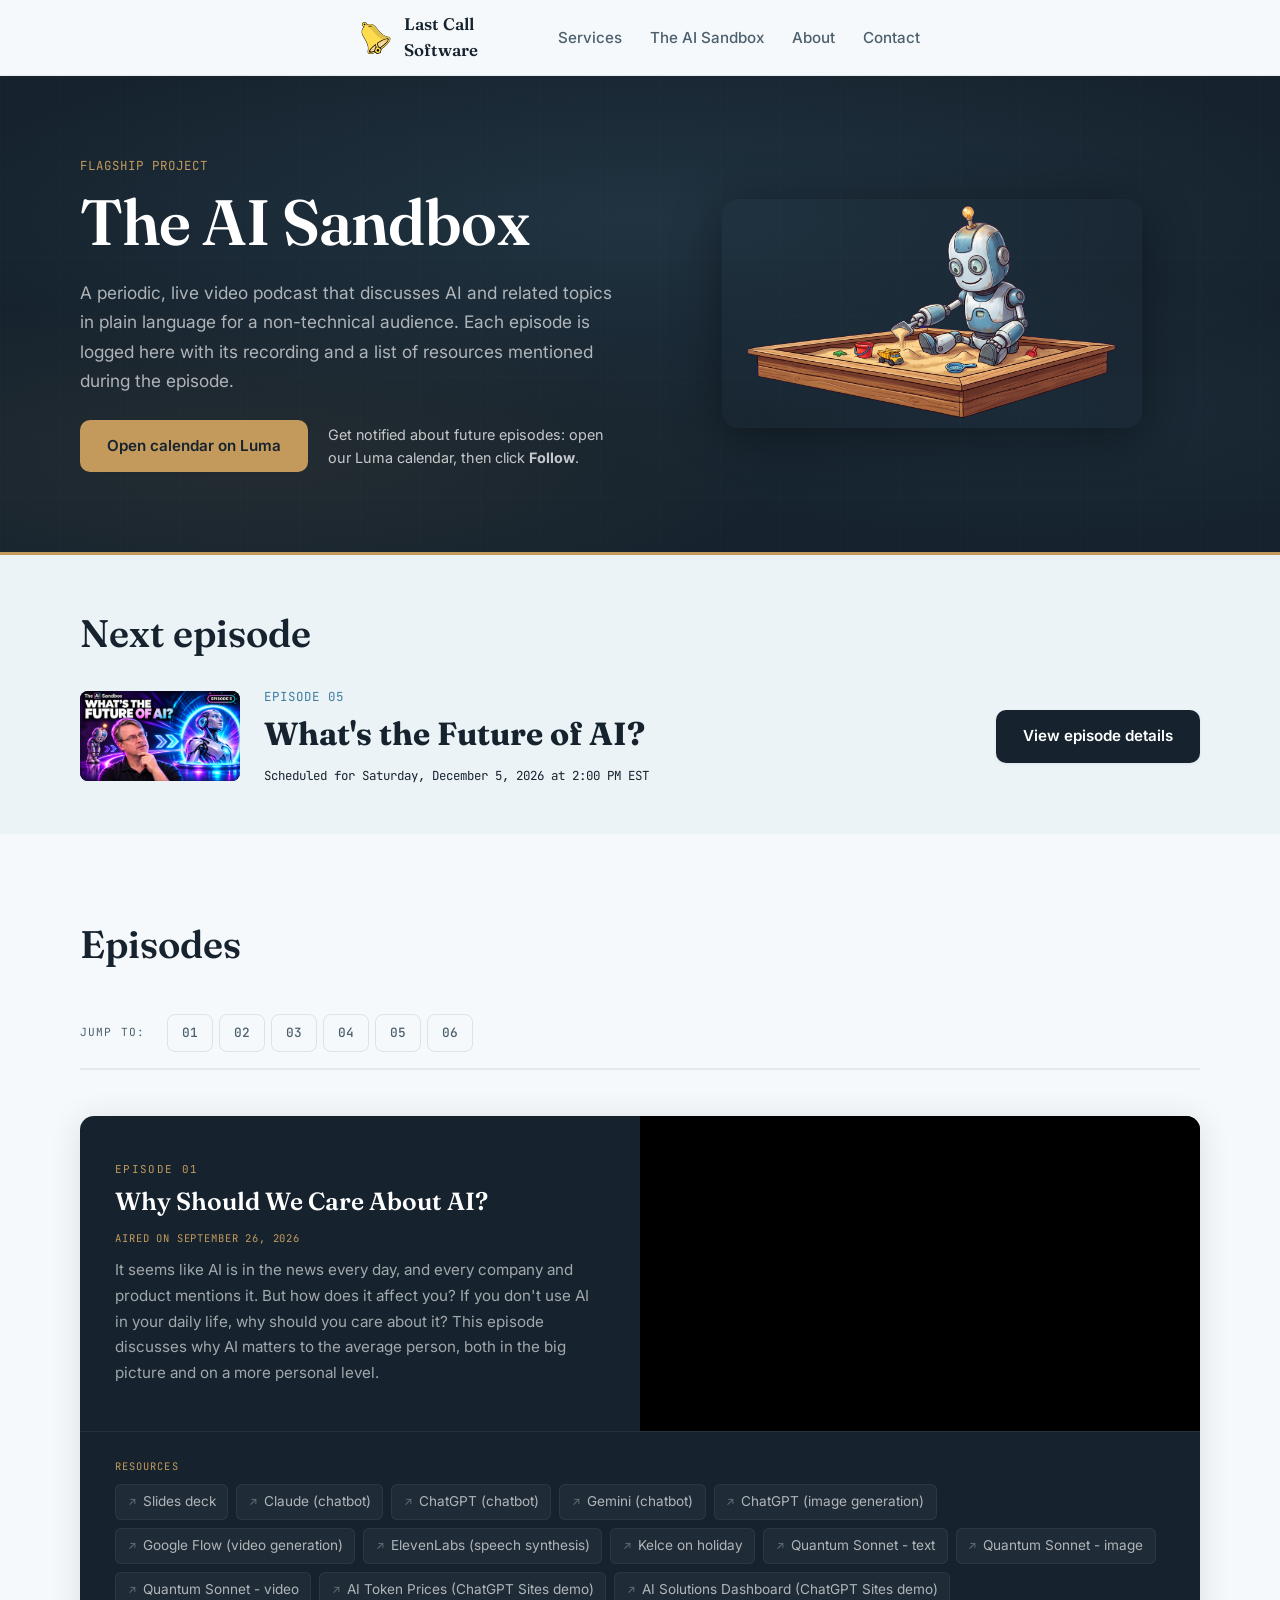
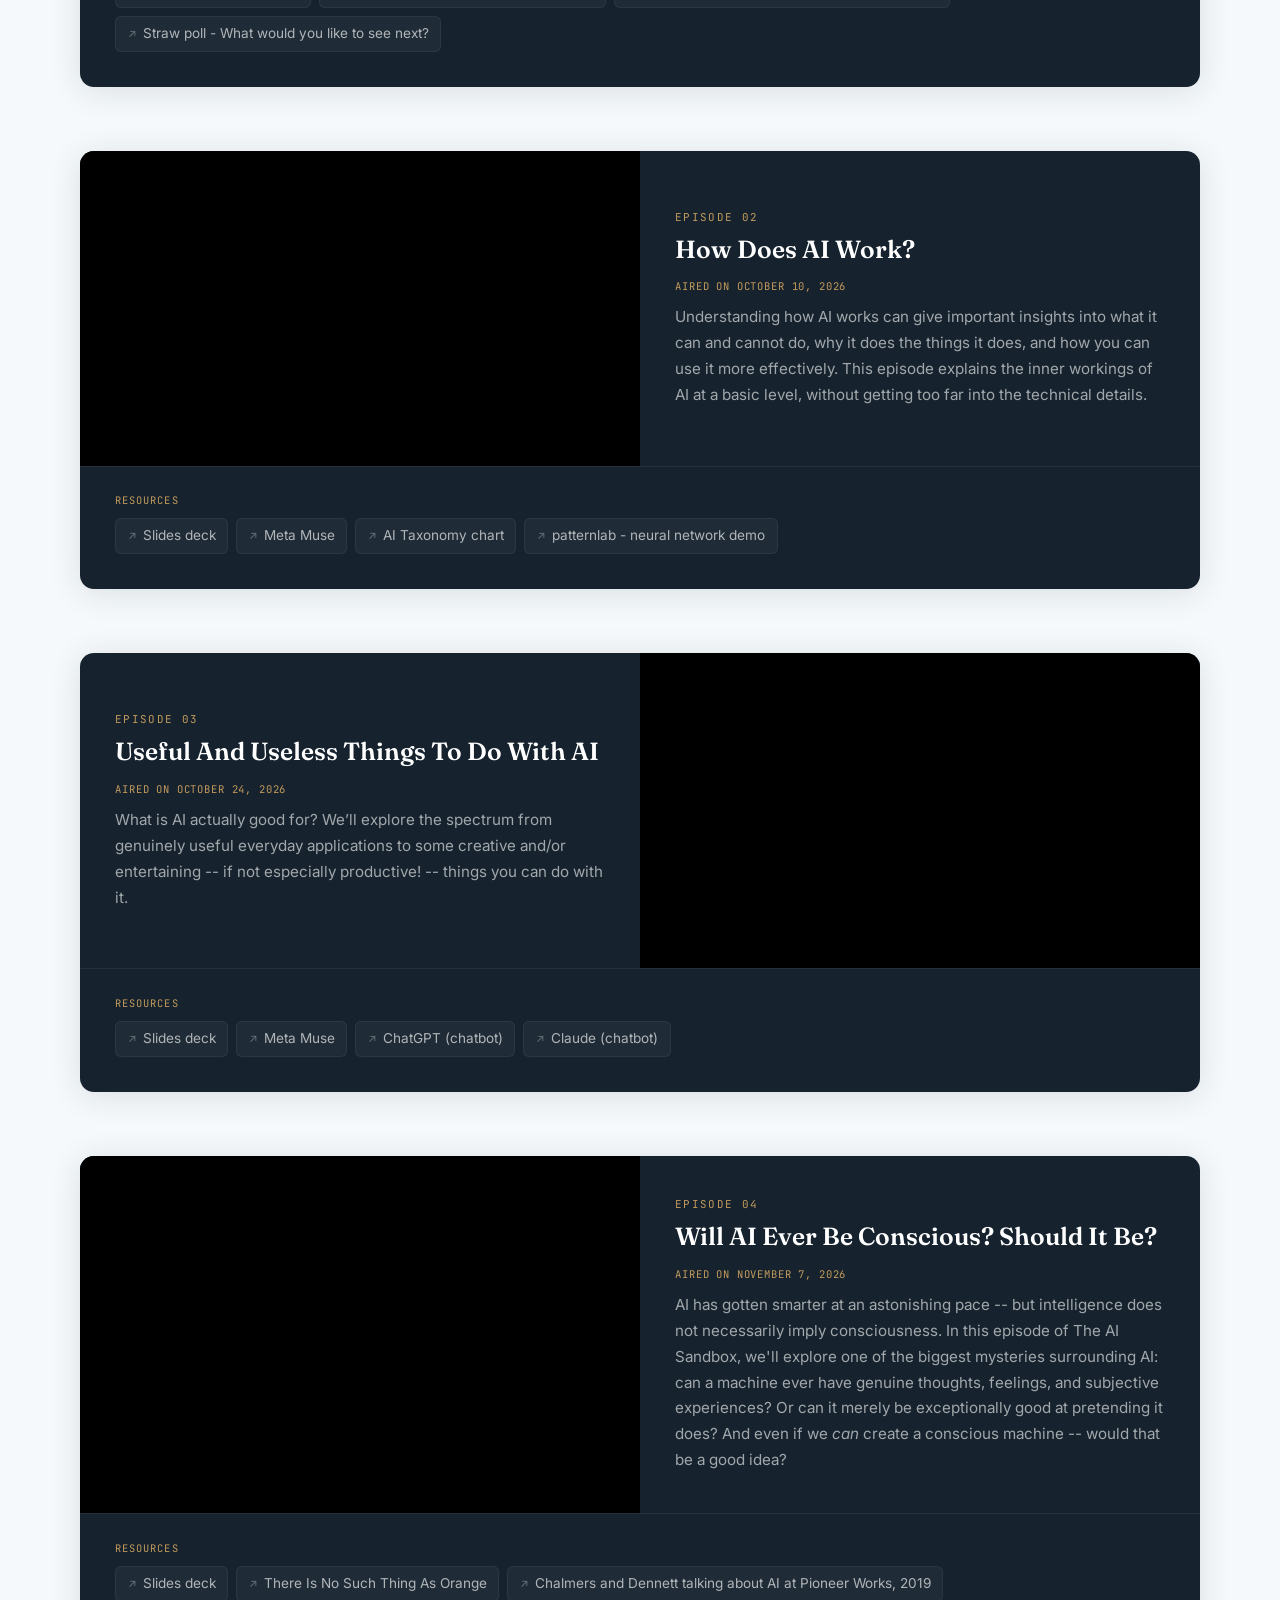
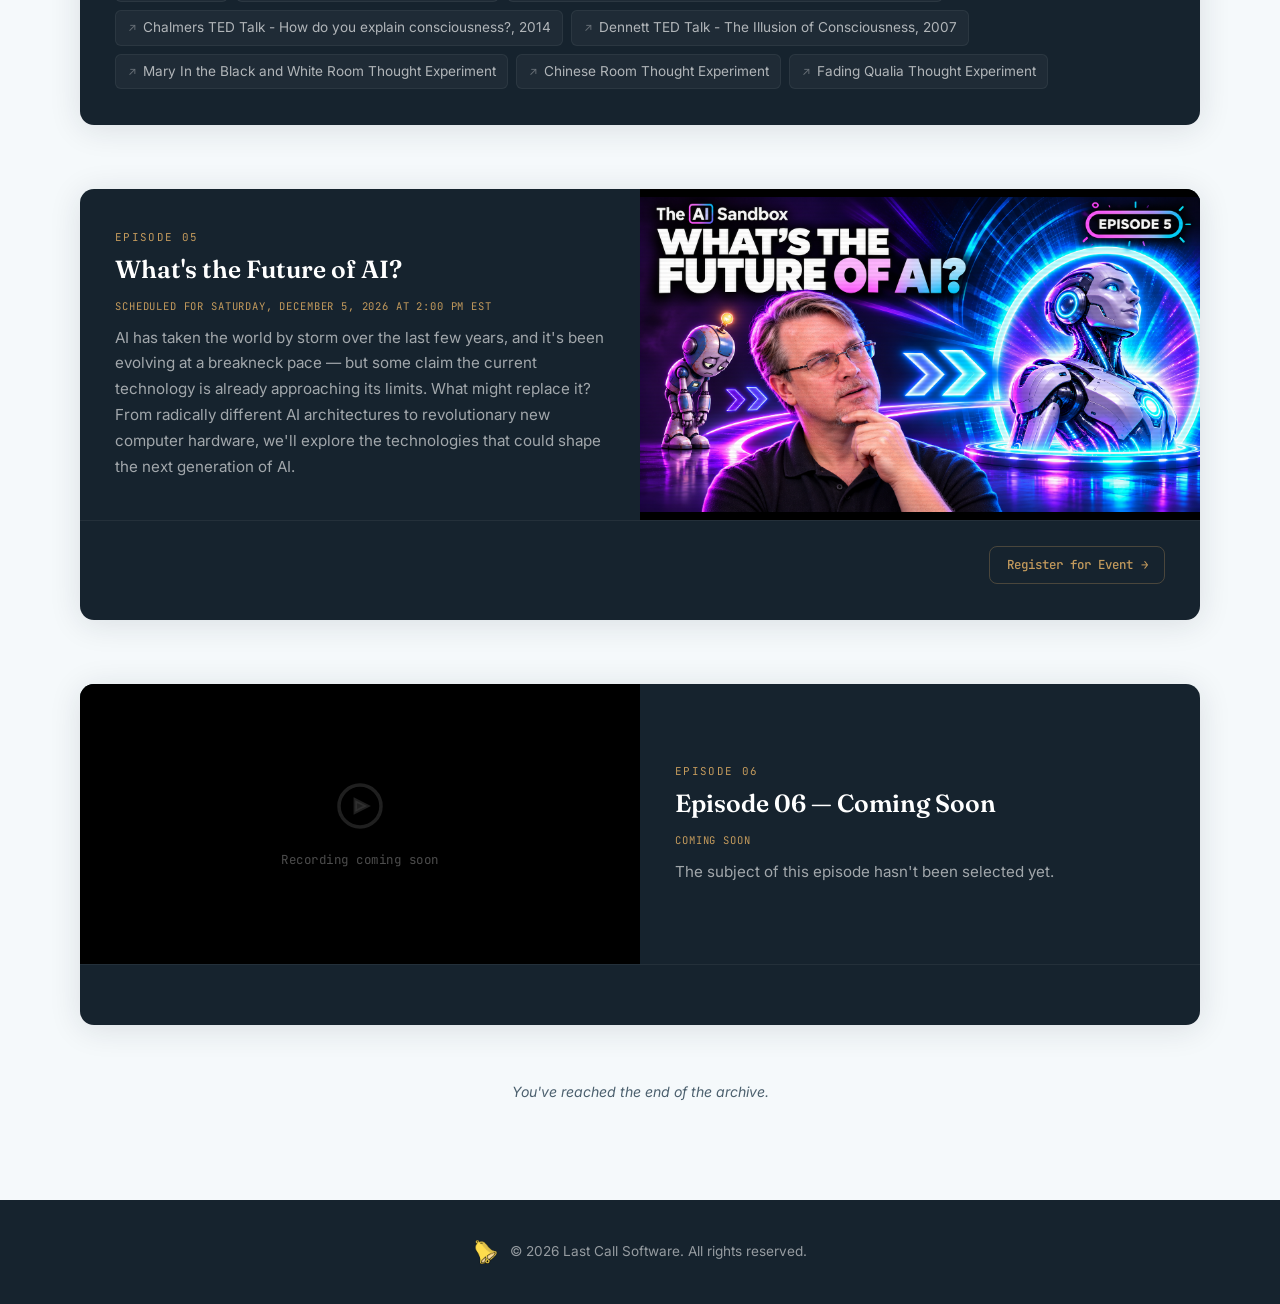
<file: lastcallsoftware/ai-sandbox.html>
<!DOCTYPE html>
<html lang="en">
<head>
<meta charset="utf-8">
<meta name="viewport" content="width=device-width, initial-scale=1.0">
<title>The AI Sandbox — Last Call Software</title>
<meta name="description" content="The AI Sandbox: a periodic live webinar that explains AI in plain language. Browse every episode, watch the recordings, and grab the resources mentioned in each session.">

<link href="assets/img/lcs-icon-32x32.png" rel="icon">

<link rel="preconnect" href="https://fonts.googleapis.com">
<link rel="preconnect" href="https://fonts.gstatic.com" crossorigin>
<link href="https://fonts.googleapis.com/css2?family=Fraunces:opsz,wght@9..144,400;9..144,500;9..144,600;9..144,700&family=Inter:wght@400;500;600;700&family=JetBrains+Mono:wght@500&display=swap" rel="stylesheet">

<link href="assets/css/main.css?v=__APP_VERSION__" rel="stylesheet">
<link href="assets/css/ai-sandbox.css?v=__APP_VERSION__" rel="stylesheet">
</head>
<body id="top">

<a class="skip-link" href="#main">Skip to content</a>

<header class="site-header" id="header">
  <div class="header-inner">
    <a href="index.html" class="brand">
      <span class="bell-mark" aria-hidden="true">
        <img src="assets/img/lcs-icon-32x32.png" alt="" class="bell-svg">
      </span>
      <span class="brand-word">
        <span class="brand-name">Last Call<br>Software</span>
      </span>
    </a>

    <nav class="site-nav" id="site-nav">
      <ul>
        <li><a href="index.html#services">Services</a></li>
        <li><a href="ai-sandbox.html">The AI Sandbox</a></li>
        <li><a href="index.html#about">About</a></li>
        <li><a href="index.html#contact">Contact</a></li>
      </ul>
    </nav>

    <button class="nav-toggle" id="nav-toggle" aria-label="Toggle menu" aria-expanded="false" aria-controls="site-nav">
      <span></span><span></span><span></span>
    </button>
  </div>
</header>

<main id="main">

  <!-- Sandbox page hero -->
  <section class="sandbox-page-hero">
    <div class="section-inner sandbox-hero-inner">
      <div class="sandbox-hero-copy">
        <p class="eyebrow">Flagship project</p>
        <h1 class="sandbox-page-title">The AI Sandbox</h1>
        <p class="sandbox-page-sub">
          A periodic, live video podcast that discusses AI and related topics in plain
          language for a non-technical audience. Each episode is logged here with its
          recording and a list of resources mentioned during the episode.
        </p>
        <div class="sandbox-calendar-cta">
          <a class="btn btn-brass" href="https://luma.com/ai-sandbox" aria-describedby="sandbox-calendar-help">Open calendar on Luma</a>
          <p id="sandbox-calendar-help">Get notified about future episodes: open our Luma calendar, then click <strong>Follow</strong>.</p>
        </div>
      </div>
      <div class="sandbox-hero-image">
        <img src="assets/img/ai-sandbox.png" alt="A robot playing in a sandbox" class="sandbox-robot-img">
      </div>
    </div>
  </section>

  <!-- Next episode: populated from the first unaired episode by ai-sandbox.js. -->
  <section class="section next-episode-section" id="next-episode" aria-labelledby="next-episode-heading" hidden>
    <div class="section-inner">
      <h2 class="section-title" id="next-episode-heading">Next episode</h2>
      <div class="next-episode-preview">
        <div class="next-episode-summary">
          <img class="next-episode-thumbnail" id="next-episode-thumbnail" alt="" width="160" height="90" loading="lazy" hidden>
          <div class="next-episode-copy">
            <p class="eyebrow" id="next-episode-number"></p>
            <h3 class="next-episode-title" id="next-episode-title"></h3>
            <p class="next-episode-meta" id="next-episode-date"></p>
          </div>
        </div>
        <a class="btn btn-primary" id="next-episode-link">View episode details</a>
      </div>
    </div>
  </section>

  <!-- Episode feed -->
  <section class="section episode-feed-section" id="episodes">
    <div class="section-inner">
      <h2 class="section-title">Episodes</h2>

      <!-- Episode nav shortcuts -->
      <nav class="episode-jump" id="episode-jump" aria-label="Jump to an episode">
        <span class="episode-jump-label">Jump to:</span>
        <ul class="episode-jump-list" id="episode-jump-list">
          <!-- Populated by ai-sandbox.js -->
        </ul>
      </nav>

      <div class="episode-feed" id="episode-feed">
        <!-- Episodes are injected by ai-sandbox.js -->
      </div>

      <div class="feed-status" id="feed-status" role="status" aria-live="polite">
        <span class="feed-spinner" aria-hidden="true"></span>
        <span class="feed-status-text">Loading episodes…</span>
      </div>
    </div>
  </section>

</main>

<footer class="site-footer">
  <div class="footer-inner">
    <span class="bell-mark small" aria-hidden="true">
      <img src="assets/img/lcs-icon-32x32.png" alt="" class="bell-svg">
    </span>
    <p>© <span id="year"></span> Last Call Software. All rights reserved.</p>
  </div>
</footer>

<script>
  // For episodes without a recording, set imageUrl to an image path or URL.
  // imageAlt describes the image; leaving imageUrl empty keeps the coming-soon placeholder.
  window.AI_SANDBOX_EPISODES = [
    {
      id: "episode-01",
      number: "01",
      title: "Why Should We Care About AI?",
      description: "It seems like AI is in the news every day, and every company and product mentions it. " +
        "But how does it affect you?  If you don't use AI in your daily life, why should you care about it? " +
        "This episode discusses why AI matters to the average person, both in the big picture and " +
        "on a more personal level.",
      youtubeUrl: "https://youtu.be/ra_QQ6wHoG0",
      youtubeId: "ra_QQ6wHoG0",
      airedOn: "Sept 26, 2026",
      resources: [
        { label: "Slides deck", url: "https://docs.google.com/presentation/d/1i1wWB3XZ1QnecnpGOAt9fDsMNwLmTHUnwwwBsXVY94E/edit?usp=sharing" },
        { label: "Claude  (chatbot)", url: "https://claude.ai" },
        { label: "ChatGPT (chatbot)", url: "https://chatgpt.com" },
        { label: "Gemini  (chatbot)", url: "https://gemini.google.com/app" },
        { label: "ChatGPT (image generation)", url: "https://chatgpt.com/images" },
        { label: "Google Flow (video generation)", url: "https://flow.google.com" },
        { label: "ElevenLabs (speech synthesis)", url: "https://elevenlabs.io/text-to-speech" },
        { label: "Kelce on holiday", url: "https://www.youtube.com/playlist?list=PLHY9IUjGOWys" },
        { label: "Quantum Sonnet - text",  url: "https://docs.google.com/document/d/1t_OSorZp1pzgumfROcYPrRxRiyWtQxUaWgAdtUqoTtc/edit?usp=sharing" },
        { label: "Quantum Sonnet - image", url: "https://drive.google.com/file/d/12DX5ptdc3IyzJLOcVQLSdEB2lM8wmmpg/view?usp=sharing" },
        { label: "Quantum Sonnet - video", url: "https://drive.google.com/file/d/14fGfqWx3V2DDG_SriGCOc90xu2a3JvBk/view?usp=sharing" },
        { label: "AI Token Prices (ChatGPT Sites demo)", url: "https://ai-token-prices.pwholmes269313.chatgpt.site/" },
        { label: "AI Solutions Dashboard (ChatGPT Sites demo)", url: "https://ai-solutions-dashboard.pwholmes269313.chatgpt.site/" },
        { label: "Straw poll - What would you like to see next?", url: "https://strawpoll.com/3RnYXzWxBye" }
      ]
    },
    {
      id: "episode-02",
      number: "02",
      title: "How Does AI Work?",
      description: "Understanding how AI works can give important insights into what it can and " +
        "cannot do, why it does the things it does, and how you can use it more effectively.  " +
        "This episode explains the inner workings of AI at a basic level, without getting too far " +
        "into the technical details.",
      youtubeUrl: "https://youtu.be/k3Tp2A2qZ3M",
      youtubeId: "k3Tp2A2qZ3M",
      airedOn: "Oct 10, 2026",
      resources: [
        { label: "Slides deck", url: "https://docs.google.com/presentation/d/1dUpb3wwjXXmUlQ5cJgYxtStRpMVNKwYTIIJ5fN5sIxU/edit?usp=sharing" },
        { label: "Meta Muse", url: "https://muse.ai/" },
        { label: "AI Taxonomy chart", url: "https://drive.google.com/file/d/1Bk-vpJ6vbyY7ab1PH316HCvOB0urkOpl/view?usp=sharing" },
        { label: "patternlab - neural network demo", url: "https://patternlab.pwholmes269313.chatgpt.site/" }
      ]
    },
    {
      id: "episode-03",
      number: "03",
      title: "Useful And Useless Things To Do With AI",
      description: "What is AI actually good for?  We’ll explore the spectrum from genuinely useful " +
        "everyday applications to some creative and/or entertaining -- if not especially productive! -- " +
        "things you can do with it.",
      youtubeUrl: "https://youtu.be/GP2ynliXqmc",
      youtubeId: "GP2ynliXqmc",
      airedOn: "Oct 24, 2026",
      resources: [
        { label: "Slides deck", url: "https://docs.google.com/presentation/d/1-B_pD_rtnSWzqLi5FmJxEIfAsk6CKprQqEzdtvmfBbk/edit?usp=sharing" },
        { label: "Meta Muse", url: "https://muse.ai/" },
        { label: "ChatGPT (chatbot)", url: "https://chatgpt.com" },
        { label: "Claude  (chatbot)", url: "https://claude.ai" }
      ]
    },
    {
      id: "episode-04",
      number: "04",
      title: "Will AI Ever Be Conscious?  Should It Be?",
      description: "AI has gotten smarter at an astonishing pace -- but intelligence does not necessarily imply consciousness.  " +
        "In this episode of The AI Sandbox, we'll explore one of the biggest mysteries surrounding AI: can a machine ever " +
        "have genuine thoughts, feelings, and subjective experiences?  Or can it merely be exceptionally good at pretending " +
        "it does?  And even if we <em>can</em> create a conscious machine -- would that be a good idea?",
      youtubeUrl: "https://youtu.be/K8iW3NTL_XE",
      youtubeId: "K8iW3NTL_XE",
      airedOn: "Nov 7, 2026",
      resources: [
        { label: "Slides deck", url: "https://docs.google.com/presentation/d/1rf053WFGo1bUy3wj2mv6y1CaiDmwodbgYtBf6ynMpy0/edit?usp=sharing" },
        { label: "There Is No Such Thing As Orange", url: "https://www.youtube.com/watch?v=WX0xWJpr0FY" },
        { label: "Chalmers and Dennett talking about AI at Pioneer Works, 2019", url: "https://www.c-span.org/program/book-tv/possible-minds/522651" },
        { label: "Chalmers TED Talk - How do you explain consciousness?, 2014", url: "https://www.youtube.com/watch?v=uhRhtFFhNzQ" },
        { label: "Dennett TED Talk - The Illusion of Consciousness, 2007", url: "https://www.youtube.com/watch?v=fjbWr3ODbAo" },
        { label: "Mary In the Black and White Room Thought Experiment", url: "https://en.wikipedia.org/wiki/Knowledge_argument" },
        { label: "Chinese Room Thought Experiment", url: "https://en.wikipedia.org/wiki/Chinese_room" },
        { label: "Fading Qualia Thought Experiment", url: "https://consc.net/papers/qualia.html" }
      ]
    },
    {
      id: "episode-05",
      number: "05",
      title: "What's the Future of AI?",
      description: "AI has taken the world by storm over the last few years, and it's been evolving at a breakneck pace — " +
        "but some claim the current technology is already approaching its limits.  What might replace it?  From radically " +
        "different AI architectures to revolutionary new computer hardware, we'll explore the technologies that could shape " +
        "the next generation of AI.",
      youtubeUrl: "#",
      youtubeId: "",
      imageUrl: "assets/img/episode-05-thumbnail.png",
      imageAlt: "A man observes an obsolete robot dejectedly looking at its sleek, futuristic replacement.",
      scheduledFor: "Saturday, December 5, 2026 at 2:00 PM EST",
      rsvpUrl: "https://luma.com/31cee0de",
      resources: [
      ]
    },
    {
      id: "episode-06",
      number: "06",
      title: "Episode 06 — Coming Soon",
      description: "The subject of this episode hasn't been selected yet.",
      youtubeUrl: "#",
      youtubeId: "",
      imageUrl: "",
      imageAlt: "",
      scheduledFor: "Coming soon",
      rsvpUrl: "",
      resources: [
      ]
    }
  ];
</script>

<script src="assets/js/main.js?v=__APP_VERSION__"></script>
<script src="assets/js/ai-sandbox.js?v=__APP_VERSION__"></script>
<script id="luma-checkout" src="https://embed.lu.ma/checkout-button.js"></script>
</body>
</html>
</file>
<file: lastcallsoftware/assets/css/main.css>
/* ==========================================================================
   Last Call Software — design tokens
   ========================================================================== */
:root {
  --color-bg:          #F5F9FB;
  --color-bg-alt:      #EBF3F7;
  --color-ink:         #16232E;
  --color-ink-soft:    #4C606E;
  --color-blue:        #6FA9CE;
  --color-blue-deep:   #3F7CA0;
  --color-blue-pale:   #D8EAF3;
  --color-brass:       #C39A5C;
  --color-brass-deep:  #A87F44;
  --color-white:       #FFFFFF;

  --font-display: "Fraunces", Georgia, serif;
  --font-body:    "Inter", -apple-system, sans-serif;
  --font-mono:    "JetBrains Mono", monospace;

  --radius: 10px;
  --shadow-sm: 0 1px 3px rgba(22, 35, 46, 0.08);
  --shadow-md: 0 8px 24px rgba(22, 35, 46, 0.10);
  --max-width: 1120px;
  --header-h: 76px;
}

* { box-sizing: border-box; }
html { scroll-behavior: smooth; scroll-padding-top: var(--header-h); }

body {
  margin: 0;
  font-family: var(--font-body);
  color: var(--color-ink);
  background: var(--color-bg);
  line-height: 1.6;
  -webkit-font-smoothing: antialiased;
}

h1, h2, h3 { font-family: var(--font-display); margin: 0; color: var(--color-ink); }

p { margin: 0 0 1em; color: var(--color-ink-soft); }
p:last-child { margin-bottom: 0; }

a { color: var(--color-blue-deep); text-decoration: none; }

.skip-link {
  position: absolute;
  left: -999px;
  top: 0;
  background: var(--color-ink);
  color: var(--color-white);
  padding: 0.75em 1.25em;
  z-index: 200;
}
.skip-link:focus { left: 1em; top: 1em; }

:focus-visible {
  outline: 2px solid var(--color-brass-deep);
  outline-offset: 3px;
}

/* ==========================================================================
   Header
   ========================================================================== */
.site-header {
  position: sticky;
  top: 0;
  z-index: 100;
  height: var(--header-h);
  background: rgba(245, 249, 251, 0.88);
  backdrop-filter: blur(10px);
  border-bottom: 1px solid rgba(22, 35, 46, 0.07);
}

.header-inner {
  max-width: var(--max-width);
  margin: 0 auto;
  height: 100%;
  padding: 0 24px;
  display: flex;
  align-items: center;
  justify-content: center;
  gap: 32px;
}

.brand {
  display: flex;
  align-items: center;
  gap: 12px;
  flex-shrink: 0;
}

.bell-mark { display: inline-flex; width: 32px; height: 32px; }
.bell-mark.small { width: 24px; height: 24px; }
.bell-svg { width: 100%; height: 100%; }

.bell-body { fill: var(--color-ink); }
.bell-knob { fill: var(--color-brass-deep); }
.bell-clapper { fill: var(--color-brass-deep); }

.bell-ring {
  fill: none;
  stroke: var(--color-brass);
  stroke-width: 1.4;
  opacity: 0;
  transform-origin: 32px 24px;
}

@media (prefers-reduced-motion: no-preference) {
  .bell-ring-1 { animation: ring-out 2.6s ease-out 0.6s 1; }
  .bell-ring-2 { animation: ring-out 2.6s ease-out 1.1s 1; }
}

@keyframes ring-out {
  0%   { opacity: 0.55; transform: scale(0.6); }
  100% { opacity: 0;    transform: scale(1.6); }
}

.brand-name {
  font-family: var(--font-display);
  font-weight: 600;
  font-size: 1.05rem;
  line-height: 1.15;
  color: var(--color-ink);
}

.site-nav {
  margin-left: 48px;
}

.site-nav ul {
  display: flex;
  align-items: center;
  gap: 28px;
  list-style: none;
  margin: 0;
  padding: 0;
}

.site-nav a {
  font-size: 0.95rem;
  font-weight: 500;
  color: var(--color-ink-soft);
  transition: color 0.15s ease;
}
.site-nav a:hover { color: var(--color-blue-deep); }

.nav-divider {
  width: 1px;
  height: 18px;
  background: rgba(22, 35, 46, 0.15);
}

.nav-external { font-family: var(--font-mono); font-size: 0.8rem; letter-spacing: 0.01em; }

.nav-toggle {
  display: none;
  flex-direction: column;
  justify-content: center;
  gap: 5px;
  width: 40px;
  height: 40px;
  background: none;
  border: none;
  cursor: pointer;
}
.nav-toggle span {
  display: block;
  width: 22px;
  height: 2px;
  background: var(--color-ink);
  transition: transform 0.2s ease, opacity 0.2s ease;
}

/* ==========================================================================
   Buttons
   ========================================================================== */
.btn {
  display: inline-flex;
  align-items: center;
  justify-content: center;
  padding: 0.85em 1.7em;
  border-radius: var(--radius);
  font-weight: 600;
  font-size: 0.95rem;
  border: 1.5px solid transparent;
  cursor: pointer;
  transition: transform 0.15s ease, box-shadow 0.15s ease, background 0.15s ease;
}
.btn:hover { transform: translateY(-1px); }

.btn-primary {
  background: var(--color-ink);
  color: var(--color-white);
  box-shadow: var(--shadow-sm);
}
.btn-primary:hover { background: #223342; box-shadow: var(--shadow-md); }

.btn-ghost {
  background: transparent;
  border-color: rgba(22, 35, 46, 0.25);
  color: var(--color-ink);
}
.btn-ghost:hover { border-color: var(--color-ink); }

.btn-brass {
  background: var(--color-brass);
  color: var(--color-ink);
  box-shadow: var(--shadow-sm);
}
.btn-brass:hover { background: var(--color-brass-deep); box-shadow: var(--shadow-md); }

/* ==========================================================================
   Hero
   ========================================================================== */
.hero {
  position: relative;
  padding: 120px 24px 100px;
  background: linear-gradient(180deg, var(--color-blue-pale) 0%, var(--color-bg) 100%);
  overflow: hidden;
}

.hero-inner {
  max-width: 760px;
  margin: 0 auto;
  text-align: center;
  position: relative;
  z-index: 2;
}

.eyebrow {
  font-family: var(--font-mono);
  font-size: 0.78rem;
  letter-spacing: 0.08em;
  text-transform: uppercase;
  color: var(--color-blue-deep);
  margin: 0 0 1em;
}

.hero-headline {
  font-size: clamp(2.4rem, 5vw, 3.6rem);
  font-weight: 600;
  line-height: 1.08;
  letter-spacing: -0.01em;
}

.hero-sub {
  margin: 1.4em auto 0;
  max-width: 560px;
  font-size: 1.08rem;
}

.hero-actions {
  margin-top: 2.2em;
  display: flex;
  justify-content: center;
  gap: 16px;
  flex-wrap: wrap;
}

.hero-wave {
  position: absolute;
  bottom: -1px;
  left: 0;
  right: 0;
  height: 60px;
  background: var(--color-bg);
  clip-path: polygon(0 100%, 100% 100%, 100% 40%, 75% 60%, 50% 30%, 25% 55%, 0 35%);
}

/* ==========================================================================
   Sections (generic)
   ========================================================================== */
.section { padding: 96px 24px; }
.section-inner { max-width: var(--max-width); margin: 0 auto; }

.section-title {
  font-size: clamp(1.9rem, 3vw, 2.4rem);
  font-weight: 600;
  margin-bottom: 0.6em;
}

/* ==========================================================================
   Services
   ========================================================================== */
#services { text-align: center; }
.service-grid {
  text-align: left;
  margin-top: 2.2em;
  display: grid;
  grid-template-columns: repeat(3, 1fr);
  gap: 24px;
}

.service-card {
  background: var(--color-white);
  border-radius: var(--radius);
  padding: 2em 1.8em;
  box-shadow: var(--shadow-sm);
  border-top: 3px solid var(--color-blue);
  opacity: 0;
  transform: translateY(16px);
  transition: opacity 0.5s ease, transform 0.5s ease;
}
.service-card.in-view { opacity: 1; transform: translateY(0); }

.service-card h3 {
  font-size: 1.15rem;
  font-weight: 600;
  margin-bottom: 0.5em;
}

.service-card p { font-size: 0.95rem; margin: 0; }

/* ==========================================================================
   AI Sandbox
   ========================================================================== */
.section-sandbox {
  background: var(--color-ink);
  color: var(--color-white);
}
.section-sandbox .eyebrow { color: var(--color-brass); }
.section-sandbox .section-title { color: var(--color-white); }
.section-sandbox p { color: rgba(255,255,255,0.72); }

.sandbox-inner {
  display: grid;
  grid-template-columns: 1.15fr 0.85fr;
  gap: 56px;
  align-items: center;
}

.sandbox-lede { font-size: 1.05rem; }

.sandbox-cta {
  margin-top: 1.4em !important;
}

.sandbox-facts {
  list-style: none;
  margin: 1.6em 0 1.8em;
  padding: 0;
  display: grid;
  gap: 0.9em;
}
.sandbox-facts li {
  padding-left: 1.4em;
  position: relative;
  font-size: 0.95rem;
  color: rgba(255,255,255,0.85);
}
.sandbox-facts li::before {
  content: "";
  position: absolute;
  left: 0;
  top: 0.55em;
  width: 6px;
  height: 6px;
  border-radius: 50%;
  background: var(--color-brass);
}
.fact-label {
  font-family: var(--font-mono);
  font-size: 0.72rem;
  letter-spacing: 0.05em;
  text-transform: uppercase;
  color: var(--color-brass);
  display: block;
  margin-bottom: 0.2em;
}

.sandbox-status {
  display: flex;
  align-items: center;
  gap: 10px;
  font-size: 0.9rem;
  color: rgba(255,255,255,0.75);
  padding: 0.9em 1.1em;
  background: rgba(255,255,255,0.06);
  border-radius: var(--radius);
  border: 1px solid rgba(255,255,255,0.1);
}
.sandbox-status a { color: var(--color-brass); font-weight: 600; }

.status-dot {
  width: 8px;
  height: 8px;
  border-radius: 50%;
  background: var(--color-brass);
  flex-shrink: 0;
}
@media (prefers-reduced-motion: no-preference) {
  .status-dot { animation: pulse 2s ease-in-out infinite; }
}
@keyframes pulse {
  0%, 100% { opacity: 1; }
  50% { opacity: 0.35; }
}

.sandbox-frame {
  background: #1E2E3B;
  border: 1px solid rgba(255,255,255,0.12);
  border-radius: var(--radius);
  padding: 18px;
  aspect-ratio: 4 / 3;
  display: flex;
  flex-direction: column;
}
.sandbox-frame-dot {
  width: 9px;
  height: 9px;
  border-radius: 50%;
  background: rgba(255,255,255,0.18);
  display: inline-block;
  margin-right: 6px;
}
.sandbox-frame-label {
  margin-top: auto;
  font-family: var(--font-mono);
  font-size: 0.78rem;
  color: rgba(255,255,255,0.4);
}

/* ==========================================================================
   The AI Sandbox (featured on homepage)
   ========================================================================== */
.section-sandbox-feat {
  background: var(--color-ink);
  text-align: center;
}
.section-sandbox-feat .eyebrow { color: var(--color-brass); }
.section-sandbox-feat .section-title { color: var(--color-white); }
.section-sandbox-feat p { color: rgba(255,255,255,0.72); }
.section-sandbox-feat .btn { margin-top: 0.6em; }
.sandbox-lead {
  max-width: 640px;
  margin-left: auto;
  margin-right: auto;
  font-size: 1.02rem;
}

/* ==========================================================================
   About
   ========================================================================== */
#about { text-align: center; }
.about-inner { max-width: 720px; }
.about-text { font-size: 1.02rem; }
.text-link {
  font-weight: 600;
  border-bottom: 1.5px solid var(--color-blue);
  padding-bottom: 2px;
}

/* ==========================================================================
   Contact
   ========================================================================== */
#contact { text-align: center; }
.section-contact { background: var(--color-bg-alt); }
.contact-sub { max-width: 520px; margin-bottom: 2em; margin-left: auto; margin-right: auto; }

.contact-form {
  max-width: 640px;
  margin: 0 auto;
  display: grid;
  gap: 1.3em;
}

.form-row {
  display: grid;
  grid-template-columns: 1fr 1fr;
  gap: 1.3em;
}

.form-field { display: grid; gap: 0.5em; }
.form-field label { font-size: 0.9rem; font-weight: 600; color: var(--color-ink); }

.form-field input,
.form-field textarea {
  font-family: var(--font-body);
  font-size: 0.98rem;
  padding: 0.8em 1em;
  border: 1.5px solid rgba(22, 35, 46, 0.18);
  border-radius: var(--radius);
  background: var(--color-white);
  color: var(--color-ink);
  resize: vertical;
}
.form-field input:focus,
.form-field textarea:focus {
  border-color: var(--color-blue-deep);
  outline: none;
}

.form-status .loading,
.form-status .error-message,
.form-status .sent-message {
  display: none;
  font-size: 0.9rem;
  padding: 0.7em 1em;
  border-radius: var(--radius);
}
.form-status .loading { background: var(--color-blue-pale); color: var(--color-blue-deep); }
.form-status .error-message { background: #FBE3E3; color: #A23636; }
.form-status .sent-message { background: #DFF3E6; color: #2E7D4F; }

.contact-form button { justify-self: center; }

/* ==========================================================================
   Footer
   ========================================================================== */
.site-footer {
  padding: 40px 24px;
  background: var(--color-ink);
}
.footer-inner {
  max-width: var(--max-width);
  margin: 0 auto;
  display: flex;
  align-items: center;
  justify-content: center;
  gap: 12px;
}
.footer-inner .bell-body { fill: rgba(255,255,255,0.5); }
.footer-inner .bell-knob,
.footer-inner .bell-clapper { fill: var(--color-brass); }
.footer-inner p { color: rgba(255,255,255,0.55); font-size: 0.85rem; margin: 0; }

/* ==========================================================================
   Responsive
   ========================================================================== */
@media (max-width: 900px) {
  .sandbox-inner { grid-template-columns: 1fr; }
  .sandbox-visual { order: -1; max-width: 320px; }
  .service-grid { grid-template-columns: 1fr; }
}

@media (max-width: 760px) {
  .site-nav {
    position: fixed;
    inset: var(--header-h) 0 auto 0;
    background: var(--color-bg);
    border-bottom: 1px solid rgba(22, 35, 46, 0.08);
    transform: translateY(-8px);
    opacity: 0;
    pointer-events: none;
    transition: opacity 0.2s ease, transform 0.2s ease;
  }
  .site-nav.open {
    opacity: 1;
    transform: translateY(0);
    pointer-events: auto;
  }
  .site-nav ul {
    flex-direction: column;
    align-items: flex-start;
    padding: 20px 24px 28px;
    gap: 18px;
  }
  .nav-divider { display: none; }
  .nav-toggle { display: flex; }

  .hero { padding: 96px 20px 80px; }
  .form-row { grid-template-columns: 1fr; }
}
</file>
<file: personal-website/assets/css/main.css>
/* Fonts */
:root {
  --default-font: "Roboto",  system-ui, -apple-system, "Segoe UI", Roboto, "Helvetica Neue", Arial, "Noto Sans", "Liberation Sans", sans-serif, "Apple Color Emoji", "Segoe UI Emoji", "Segoe UI Symbol", "Noto Color Emoji";
  --heading-font: "Raleway",  sans-serif;
  --nav-font: "Poppins",  sans-serif;
}

/* Global Colors - The following color variables are used throughout the website. Updating them here will change the color scheme of the entire website */
:root { 
  --background-color: #ffffff; /* Background color for the entire website, including individual sections */
  --default-color: #272829; /* Default color used for the majority of the text content across the entire website */
  --heading-color: #050d18; /* Color for headings, subheadings and title throughout the website */
  --accent-color: #56b4d3; /* Accent color that represents your brand on the website. It's used for buttons, links, and other elements that need to stand out */
  --surface-color: #ffffff; /* The surface color is used as a background of boxed elements within sections, such as cards, icon boxes, or other elements that require a visual separation from the global background. */
  --contrast-color: #ffffff; /* Contrast color for text, ensuring readability against backgrounds of accent, heading, or default colors. */
}

/* Nav Menu Colors - The following color variables are used specifically for the navigation menu. They are separate from the global colors to allow for more customization options */
:root {
  --nav-color: #b7c0cf;  /* The default color of the main navmenu links */
  --nav-hover-color: #ffffff; /* Applied to main navmenu links when they are hovered over or active */
  --nav-mobile-background-color: #040b14; /* Used as the background color for mobile navigation menu */
  --nav-dropdown-background-color: #040b14; /* Used as the background color for dropdown items that appear when hovering over primary navigation items */
  --nav-dropdown-color: #b7c0cf; /* Used for navigation links of the dropdown items in the navigation menu. */
  --nav-dropdown-hover-color: #ffffff; /* Similar to --nav-hover-color, this color is applied to dropdown navigation links when they are hovered over. */
}

/* Color Presets - These classes override global colors when applied to any section or element, providing reuse of the sam color scheme. */

.light-background {
  --background-color: #f4fafd;
  --surface-color: #ffffff;
}

.dark-background {
  --background-color: #040b14;
  --default-color: #ffffff;
  --heading-color: #ffffff;
  --surface-color: #151f2b;
  --contrast-color: #ffffff;
}

/* Smooth scroll */
:root {
  scroll-behavior: smooth;
}

/*--------------------------------------------------------------
# General Styling & Shared Classes
--------------------------------------------------------------*/
body {
  color: var(--default-color);
  background-color: var(--background-color);
  font-family: var(--default-font);
}

a {
  color: var(--accent-color);
  text-decoration: none;
  transition: 0.3s;
}

a:hover {
  color: color-mix(in srgb, var(--accent-color), transparent 25%);
  text-decoration: none;
}

h1,
h2,
h3,
h4,
h5,
h6 {
  color: var(--heading-color);
  font-family: var(--heading-font);
}

/* PHP Email Form Messages
------------------------------*/
.contact-form .error-message {
  display: none;
  background: #df1529;
  color: #ffffff;
  text-align: left;
  padding: 15px;
  margin-bottom: 24px;
  font-weight: 600;
}

.contact-form .sent-message {
  display: none;
  color: #ffffff;
  background: #059652;
  text-align: center;
  padding: 15px;
  margin-bottom: 24px;
  font-weight: 600;
}

.contact-form .loading {
  display: none;
  background: var(--surface-color);
  text-align: center;
  padding: 15px;
  margin-bottom: 24px;
}

.contact-form .loading:before {
  content: "";
  display: inline-block;
  border-radius: 50%;
  width: 24px;
  height: 24px;
  margin: 0 10px -6px 0;
  border: 3px solid var(--accent-color);
  border-top-color: var(--surface-color);
  animation: contact-form-loading 1s linear infinite;
}

@keyframes contact-form-loading {
  0% {
    transform: rotate(0deg);
  }

  100% {
    transform: rotate(360deg);
  }
}

/*--------------------------------------------------------------
# Global Header
--------------------------------------------------------------*/
.header {
  color: var(--default-color);
  background-color: var(--background-color);
  position: fixed;
  top: 0;
  left: 0;
  bottom: 0;
  padding: 0 15px;
  width: 300px;
  transition: all ease-in-out 0.3s;
  overflow-y: auto;
  z-index: 997;
  border-right: 1px solid color-mix(in srgb, var(--default-color), transparent 90%);
}

.header .profile-img img {
  margin: 15px auto;
  display: block;
  width: 120px;
  border: 8px solid color-mix(in srgb, var(--default-color), transparent 85%);
}

.header .logo {
  line-height: 1;
  margin-bottom: 15px;
}

.header .logo img {
  max-height: 32px;
  margin-right: 8px;
}

.header .logo h1 {
  font-size: 24px;
  margin: 0;
  font-weight: 700;
  color: var(--heading-color);
}

.header .social-links {
  margin: 0 0 20px 0;
}

.header .social-links a {
  font-size: 16px;
  display: inline-flex;
  align-items: center;
  justify-content: center;
  background: color-mix(in srgb, var(--default-color), transparent 90%);
  color: var(--default-color);
  margin: 0 2px;
  border-radius: 50%;
  text-align: center;
  width: 40px;
  height: 40px;
  transition: 0.3s;
}

.header .social-links a:hover {
  color: var(--contrast-color);
  background: var(--accent-color);
}

@media (min-width: 1200px) {

  .header~main,
  .header~#footer {
    margin-left: 300px;
  }
}

@media (max-width: 1199px) {
  .header {
    left: -100%;
  }
}

.header.header-show {
  left: 0;
}

.header .header-toggle {
  color: var(--contrast-color);
  background-color: var(--accent-color);
  font-size: 22px;
  display: flex;
  align-items: center;
  justify-content: center;
  width: 40px;
  height: 40px;
  border-radius: 50%;
  cursor: pointer;
  position: fixed;
  top: 15px;
  right: 15px;
  z-index: 9999;
  transition: background-color 0.3s;
}

.header .header-toggle:hover {
  color: var(--contrast-color);
  background-color: color-mix(in srgb, var(--accent-color) 90%, white 15%);
}

body.trackeats-mobile-lightbox-open .glightbox-container .gslide-image img {
  border: 2px solid #000;
  border-radius: 14px;
  max-height: calc(100vh - 190px) !important;
  width: auto;
}

/*--------------------------------------------------------------
# Navigation Menu
--------------------------------------------------------------*/
.mobile-nav-toggle {
  display: none;
}

.navmenu {
  padding: 0;
  z-index: 9997;
}

.navmenu ul {
  list-style: none;
  padding: 0 0 20px 0;
  margin: 0;
}

.navmenu ul li {
  margin-bottom: 4px;
}

.navmenu a,
.navmenu a:focus {
  color: var(--nav-color);
  padding: 13px 14px;
  font-family: var(--nav-font);
  font-size: 16px;
  font-weight: 500;
  display: flex;
  align-items: center;
  white-space: nowrap;
  transition: color 0.25s ease, background-color 0.25s ease, transform 0.25s ease;
  width: 100%;
  border-radius: 12px;
  position: relative;
  overflow: hidden;
}

.navmenu a:before,
.navmenu a:focus:before {
  content: "";
  position: absolute;
  inset: 0;
  left: -100%;
  border-radius: inherit;
  background: linear-gradient(90deg, rgba(86, 180, 211, 0.2), rgba(86, 180, 211, 0.04));
  transition: left 0.25s ease;
  z-index: 0;
}

.navmenu a>* {
  position: relative;
  z-index: 1;
}

.navmenu a .navicon,
.navmenu a:focus .navicon {
  font-size: 19px;
  margin-right: 12px;
  transition: color 0.25s ease, transform 0.25s ease;
}

.navmenu a svg.navicon {
  width: 1em;
  height: 1em;
  flex-shrink: 0;
}

.navmenu a .toggle-dropdown,
.navmenu a:focus .toggle-dropdown {
  font-size: 12px;
  line-height: 0;
  margin-left: auto;
  width: 30px;
  height: 30px;
  display: flex;
  align-items: center;
  justify-content: center;
  border-radius: 50%;
  transition: 0.3s;
  flex-shrink: 0;
  background-color: color-mix(in srgb, var(--accent-color), transparent 90%);
}

.navmenu a .toggle-dropdown:hover,
.navmenu a:focus .toggle-dropdown:hover {
  background-color: var(--accent-color);
  color: var(--contrast-color);
}

.navmenu a:hover,
.navmenu .active,
.navmenu .active:focus {
  color: var(--nav-hover-color);
  background: color-mix(in srgb, var(--default-color), transparent 92%);
}

.navmenu a:hover:before,
.navmenu .active:before,
.navmenu .active:focus:before {
  left: 0;
}

.navmenu a:hover .navicon,
.navmenu .active .navicon,
.navmenu .active:focus .navicon {
  color: var(--accent-color);
  transform: translateX(1px);
}

.navmenu a:focus-visible,
.navmenu a.active:focus-visible {
  outline: 2px solid color-mix(in srgb, var(--accent-color), white 20%);
  outline-offset: 2px;
}

.navmenu .active .toggle-dropdown,
.navmenu .active:focus .toggle-dropdown {
  background-color: var(--accent-color);
  color: var(--contrast-color);
  transform: rotate(180deg);
}

.navmenu .dropdown {
  display: block;
}

.navmenu .dropdown a,
.navmenu .dropdown a:focus {
  color: --nav-dropdown-color;
}

.navmenu .dropdown a:hover,
.navmenu .dropdown .active,
.navmenu .dropdown .active:focus {
  color: var(--nav-dropdown-hover-color);
}

.navmenu .dropdown ul {
  position: static;
  display: none;
  z-index: 99;
  padding: 5px 10px;
  margin: 5px 10px;
  background-color: var(--nav-dropdown-background-color);
  border: 1px solid color-mix(in srgb, var(--default-color), transparent 90%);
  box-shadow: none;
  transition: all 0.5s ease-in-out;
}

.navmenu .dropdown ul ul {
  background-color: rgba(33, 37, 41, 0.1);
}

.navmenu .dropdown>.dropdown-active {
  display: block;
  background-color: rgba(33, 37, 41, 0.03);
}

/*--------------------------------------------------------------
# Global Footer
--------------------------------------------------------------*/
.footer {
  color: var(--default-color);
  background-color: var(--background-color);
  font-size: 14px;
  padding: 40px 0;
  position: relative;
  border-top: 1px solid color-mix(in srgb, var(--default-color), transparent 90%);
}

.footer .copyright p {
  margin-bottom: 0;
}

.footer .credits {
  margin-top: 4px;
  font-size: 13px;
  text-align: center;
}

/*--------------------------------------------------------------
# Preloader
--------------------------------------------------------------*/
#preloader {
  position: fixed;
  inset: 0;
  z-index: 999999;
  overflow: hidden;
  background: var(--background-color);
  transition: all 0.6s ease-out;
}

#preloader:before {
  content: "";
  position: fixed;
  top: calc(50% - 30px);
  left: calc(50% - 30px);
  border: 6px solid #ffffff;
  border-color: var(--accent-color) transparent var(--accent-color) transparent;
  border-radius: 50%;
  width: 60px;
  height: 60px;
  animation: animate-preloader 1.5s linear infinite;
}

@keyframes animate-preloader {
  0% {
    transform: rotate(0deg);
  }

  100% {
    transform: rotate(360deg);
  }
}

/*--------------------------------------------------------------
# Scroll Top Button
--------------------------------------------------------------*/
.scroll-top {
  position: fixed;
  visibility: hidden;
  opacity: 0;
  right: 15px;
  bottom: -15px;
  z-index: 99999;
  background-color: var(--accent-color);
  width: 44px;
  height: 44px;
  border-radius: 50px;
  transition: all 0.4s;
}

.scroll-top i {
  font-size: 24px;
  color: var(--contrast-color);
  line-height: 0;
}

.scroll-top:hover {
  background-color: color-mix(in srgb, var(--accent-color), transparent 20%);
  color: var(--contrast-color);
}

.scroll-top.active {
  visibility: visible;
  opacity: 1;
  bottom: 15px;
}

/*--------------------------------------------------------------
# Disable aos animation delay on mobile devices
--------------------------------------------------------------*/
@media screen and (max-width: 768px) {
  [data-aos-delay] {
    transition-delay: 0 !important;
  }
}

/*--------------------------------------------------------------
# Global Page Titles & Breadcrumbs
--------------------------------------------------------------*/
.page-title {
  color: var(--default-color);
  background-color: var(--background-color);
  padding: 25px 0;
  position: relative;
}

.page-title h1 {
  font-size: 24px;
  font-weight: 700;
}

.page-title .breadcrumbs ol {
  display: flex;
  flex-wrap: wrap;
  list-style: none;
  padding: 0;
  margin: 0;
  font-size: 14px;
  font-weight: 400;
}

.page-title .breadcrumbs ol li+li {
  padding-left: 10px;
}

.page-title .breadcrumbs ol li+li::before {
  content: "/";
  display: inline-block;
  padding-right: 10px;
  color: color-mix(in srgb, var(--default-color), transparent 70%);
}

/*--------------------------------------------------------------
# Global Sections
--------------------------------------------------------------*/
section,
.section {
  color: var(--default-color);
  background-color: var(--background-color);
  padding: 60px 0;
  overflow: clip;
}

/*--------------------------------------------------------------
# Global Section Titles
--------------------------------------------------------------*/
.section-title {
  padding-bottom: 60px;
  position: relative;
}

.section-title h2 {
  font-size: 32px;
  font-weight: 700;
  margin-bottom: 20px;
  padding-bottom: 20px;
  position: relative;
}

.section-title h2:after {
  content: "";
  position: absolute;
  display: block;
  width: 50px;
  height: 3px;
  background: var(--accent-color);
  left: 0;
  bottom: 0;
}

.section-title p {
  margin-bottom: 0;
}

/*--------------------------------------------------------------
# Hero Section
--------------------------------------------------------------*/
.hero {
  width: 100%;
  min-height: 100vh;
  position: relative;
  padding: 96px 0;
  display: flex;
  align-items: center;
  justify-content: center;
  overflow: hidden;
}

.hero img {
  position: absolute;
  inset: 0;
  display: block;
  width: 100%;
  height: 100%;
  object-fit: cover;
  z-index: 1;
  filter: saturate(0.7) contrast(1.05) brightness(0.45);
}

.hero:before {
  content: "";
  background: linear-gradient(125deg, rgba(4, 11, 20, 0.92) 0%, rgba(8, 26, 45, 0.78) 50%, rgba(7, 16, 31, 0.9) 100%);
  position: absolute;
  inset: 0;
  z-index: 2;
}

.hero:after {
  content: "";
  position: absolute;
  inset: -15% -10%;
  z-index: 2;
  pointer-events: none;
  background: radial-gradient(circle at 20% 25%, rgba(86, 180, 211, 0.25), transparent 36%), radial-gradient(circle at 78% 78%, rgba(86, 180, 211, 0.16), transparent 40%);
}

.hero .container {
  position: relative;
  z-index: 3;
  width: min(720px, calc(100% - 2rem));
  margin-inline: auto;
  text-align: left;
  padding: 2.5rem 2.75rem;
  border-radius: 18px;
  border: 1px solid rgba(255, 255, 255, 0.18);
  background: linear-gradient(160deg, rgba(10, 18, 32, 0.72), rgba(7, 14, 26, 0.52));
  box-shadow: 0 30px 50px rgba(2, 6, 12, 0.38);
  backdrop-filter: blur(4px);
}

.hero .hero-intro {
  margin: 0;
  color: color-mix(in srgb, var(--default-color), transparent 16%);
  font-size: clamp(1.05rem, 0.88rem + 0.72vw, 1.35rem);
  font-weight: 500;
  letter-spacing: 0.015em;
}

.hero .hero-name {
  margin: 0.35rem 0 0 0;
  font-size: clamp(2.35rem, 1.82rem + 2.4vw, 4.35rem);
  line-height: 1.05;
  font-weight: 700;
  color: #c8f0ff;
  text-wrap: balance;
}

.hero .hero-role {
  margin: 1rem 0 0;
  color: color-mix(in srgb, var(--default-color), transparent 8%);
  font-size: clamp(1.1rem, 0.93rem + 0.9vw, 1.55rem);
  font-weight: 400;
}

.hero .social-links {
  margin-top: 25px;
}

.hero .social-links a {
  font-size: 24px;
  display: inline-block;
  color: color-mix(in srgb, var(--default-color), transparent 50%);
  line-height: 1;
  margin-right: 20px;
  transition: 0.3s;
}

.hero .social-links a:hover {
  color: var(--accent-color);
}

@media (max-width: 768px) {
  .hero {
    padding: 84px 0;
  }

  .hero .container {
    width: min(680px, calc(100% - 1.5rem));
    padding: 1.75rem 1.4rem;
    border-radius: 14px;
    text-align: center;
  }

  .hero .hero-name {
    line-height: 1.08;
    font-size: clamp(2.1rem, 1.5rem + 3.2vw, 2.95rem);
  }

  .hero .hero-role {
    margin-top: 0.8rem;
    font-size: clamp(1rem, 0.86rem + 0.86vw, 1.3rem);
  }
}

/*--------------------------------------------------------------
# About Section
--------------------------------------------------------------*/
.about .content h2 {
  font-weight: 700;
  font-size: 24px;
}

.about .content ul {
  list-style: none;
  padding: 0;
}

.about .content ul li {
  margin-bottom: 20px;
  display: flex;
  align-items: center;
}

.about .content ul strong {
  margin-right: 10px;
}

.about .content ul i {
  font-size: 16px;
  margin-right: 5px;
  color: var(--accent-color);
  line-height: 0;
}


/*--------------------------------------------------------------
# Resume Section
--------------------------------------------------------------*/
.resume .resume-title {
  color: var(--heading-color);
  font-size: 26px;
  font-weight: 700;
  margin-top: 20px;
  margin-bottom: 20px;
}

.resume .resume-item {
  padding: 0 0 20px 20px;
  margin-top: -2px;
  border-left: 2px solid var(--accent-color);
  position: relative;
}

.resume .resume-item ul {
  padding-left: 20px;
}

.resume .resume-item ul li {
  padding-bottom: 10px;
}

.resume .resume-item:last-child {
  padding-bottom: 0;
}

.resume .resume-item::before {
  content: "";
  position: absolute;
  width: 16px;
  height: 16px;
  border-radius: 50px;
  left: -9px;
  top: 0;
  background: var(--background-color);
  border: 2px solid var(--accent-color);
}


/*--------------------------------------------------------------
# Resume (skill) styles imported from handmade website
--------------------------------------------------------------*/
.skill-categories {
  display: grid;
  grid-template-columns: repeat(3, 1fr);
  gap: 2rem;
}

.skill-category h4 {
  color: var(--accent-color);
  margin-bottom: 1rem;
  font-size: 1.1rem;
}

.skill-category ul {
  list-style: none;
  padding: 0;
}

.skill-category li {
  margin-bottom: 0.5rem;
  padding-left: 1.5rem;
  position: relative;
}

.skill-category li:before {
  content: "▹";
  position: absolute;
  left: 0;
  color: var(--accent-color);
}

/*--------------------------------------------------------------
# Resume (timeline) styles imported from handmade website
--------------------------------------------------------------*/
.timeline {
  position: relative;
  padding: 1rem 0;
}

.timeline:before {
  content: '';
  position: absolute;
  left: 0;
  top: 0;
  width: 2px;
  height: 100%;
  background-color: var(--accent-color);
}

.timeline-item {
  position: relative;
  margin-bottom: 1.5rem;
  padding-left: 2rem;
}

.timeline-content {
  position: relative;
  background-color: white;
  padding: 1rem;
  border-radius: 4px;
  box-shadow: 0 1px 3px rgba(0, 0, 0, 0.1);
}

.timeline-content h4 {
  color: var(--accent-color);
  margin-bottom: 0.25rem;
  font-size: 1.1rem;
}

.timeline-content h5 {
  color: var(--text-color);
  margin-bottom: 0.25rem;
  font-weight: normal;
  font-size: 1rem;
}

.timeline-date {
  color: #666;
  font-size: 0.85rem;
  margin-bottom: 0.5rem;
}

.timeline-content ul {
  list-style: none;
  padding: 0;
  margin: 0;
}

.timeline-content ul li {
  margin-bottom: 0.25rem;
  padding-left: 1.25rem;
  position: relative;
  font-size: 0.9rem;
  line-height: 1.4;
}

.timeline-content ul li:before {
  content: "▹";
  position: absolute;
  left: 0;
  color: var(--accent-color);
  font-size: 0.8rem;
}


/*--------------------------------------------------------------
# Portfolio Section
--------------------------------------------------------------*/
.portfolio .portfolio-filters {
  padding: 0;
  margin: 0 auto 20px auto;
  list-style: none;
  text-align: center;
}

.portfolio .portfolio-filters li {
  cursor: pointer;
  display: inline-block;
  padding: 0;
  font-size: 14px;
  font-weight: 400;
  margin: 0 10px;
  line-height: 1;
  text-transform: uppercase;
  margin-bottom: 10px;
  transition: all 0.3s ease-in-out;
}

.portfolio .portfolio-filters li:hover,
.portfolio .portfolio-filters li.filter-active {
  color: var(--accent-color);
}

.portfolio .portfolio-filters li:first-child {
  margin-left: 0;
}

.portfolio .portfolio-filters li:last-child {
  margin-right: 0;
}

@media (max-width: 575px) {
  .portfolio .portfolio-filters li {
    font-size: 14px;
    margin: 0 5px;
  }
}

.portfolio .portfolio-content {
  position: relative;
  overflow: hidden;
}

.portfolio .portfolio-content img {
  transition: 0.3s;
}

.portfolio .portfolio-content .portfolio-info {
  opacity: 0;
  position: absolute;
  inset: 0;
  z-index: 3;
  transition: all ease-in-out 0.3s;
  background: rgba(0, 0, 0, .6);
  padding: 15px;
}

.portfolio .portfolio-content .portfolio-info h4 {
  font-size: 14px;
  padding: 5px 10px;
  font-weight: 400;
  color: #ffffff;
  display: inline-block;
  background-color: var(--accent-color);
}

.portfolio .portfolio-content .portfolio-info p {
  position: absolute;
  bottom: 10px;
  text-align: center;
  display: inline-block;
  left: 0;
  right: 0;
  font-size: 16px;
  font-weight: 600;
  color: rgba(255, 255, 255, 0.8);
}

body.trackeats-mobile-lightbox-open .glightbox-container .gslide-description {
  margin-top: 12px;
  text-align: center;
}

body.trackeats-mobile-lightbox-open .glightbox-container .gdesc-inner {
  border-radius: 10px;
  height: 24px;
  padding: 0 10px;
  display: flex;
  align-items: center;
  justify-content: center;
  text-align: center;
}

body.trackeats-mobile-lightbox-open .glightbox-container .gslide-title,
body.trackeats-mobile-lightbox-open .glightbox-container .gslide-desc {
  text-align: center !important;
  margin: 0;
  line-height: 24px;
  white-space: nowrap;
  overflow: hidden;
  text-overflow: ellipsis;
}

.portfolio .portfolio-content .portfolio-info .preview-link,
.portfolio .portfolio-content .portfolio-info .details-link {
  position: absolute;
  left: calc(50% - 40px);
  font-size: 26px;
  top: calc(50% - 14px);
  color: #fff;
  transition: 0.3s;
  line-height: 1.2;
}

.portfolio .portfolio-content .portfolio-info .preview-link:hover,
.portfolio .portfolio-content .portfolio-info .details-link:hover {
  color: var(--accent-color);
}

.portfolio .portfolio-content .portfolio-info .details-link {
  left: 50%;
  font-size: 34px;
  line-height: 0;
}

.portfolio .portfolio-content:hover .portfolio-info {
  opacity: 1;
}

.portfolio .portfolio-content:hover img {
  transform: scale(1.1);
}

.portfolio .portfolio-content a[href="https://trackeats.lastcallsoftware.com/about"] {
  display: block;
  text-align: center;
  margin-top: 15px;
  color: var(--accent-color);
  font-weight: 600;
  text-decoration: none;
  transition: color 0.3s ease;
}

.portfolio .portfolio-content a[href="https://trackeats.lastcallsoftware.com/about"]:hover {
  color: var(--heading-color);
}


/*--------------------------------------------------------------
# Contact Section
--------------------------------------------------------------*/
.contact .info-wrap {
  background-color: var(--surface-color);
  box-shadow: 0px 0px 20px rgba(0, 0, 0, 0.1);
  padding: 30px;
}

@media (max-width: 575px) {
  .contact .info-wrap {
    padding: 20px;
  }
}

.contact .info-item {
  margin-bottom: 40px;
}

.contact .info-item i {
  font-size: 20px;
  color: var(--accent-color);
  background: color-mix(in srgb, var(--accent-color), transparent 92%);
  width: 44px;
  height: 44px;
  display: flex;
  justify-content: center;
  align-items: center;
  border-radius: 50px;
  transition: all 0.3s ease-in-out;
  margin-right: 15px;
}

.contact .info-item h3 {
  padding: 0;
  font-size: 18px;
  font-weight: 700;
  margin-bottom: 5px;
}

.contact .info-item p {
  padding: 0;
  margin-bottom: 0;
  font-size: 14px;
}

.contact .info-item:hover i {
  background: var(--accent-color);
  color: var(--contrast-color);
}

.contact .contact-form {
  background-color: var(--surface-color);
  height: 100%;
  padding: 30px;
  box-shadow: 0px 0px 20px rgba(0, 0, 0, 0.1);
}

@media (max-width: 575px) {
  .contact .contact-form {
    padding: 20px;
  }
}

.contact .contact-form input[type=text],
.contact .contact-form input[type=email],
.contact .contact-form textarea {
  font-size: 14px;
  padding: 10px 15px;
  box-shadow: none;
  border-radius: 0;
  color: var(--default-color);
  background-color: var(--surface-color);
  border-color: color-mix(in srgb, var(--default-color), transparent 80%);
}

.contact .contact-form input[type=text]:focus,
.contact .contact-form input[type=email]:focus,
.contact .contact-form textarea:focus {
  border-color: var(--accent-color);
}

.contact .contact-form input[type=text]::placeholder,
.contact .contact-form input[type=email]::placeholder,
.contact .contact-form textarea::placeholder {
  color: color-mix(in srgb, var(--default-color), transparent 70%);
}

.contact .contact-form button[type=submit] {
  color: var(--contrast-color);
  background: var(--accent-color);
  border: 0;
  padding: 10px 30px;
  transition: 0.4s;
  border-radius: 50px;
}

.contact .contact-form button[type=submit]:hover {
  background: color-mix(in srgb, var(--accent-color), transparent 25%);
}

/*--------------------------------------------------------------
# Portfolio Details Section
--------------------------------------------------------------*/
.portfolio-details .portfolio-details-slider img {
  width: 100%;
}

.portfolio-details .portfolio-details-slider .swiper-pagination {
  margin-top: 20px;
  position: relative;
}

.portfolio-details .portfolio-details-slider .swiper-pagination .swiper-pagination-bullet {
  width: 12px;
  height: 12px;
  background-color: color-mix(in srgb, var(--default-color), transparent 85%);
  opacity: 1;
}

.portfolio-details .portfolio-details-slider .swiper-pagination .swiper-pagination-bullet-active {
  background-color: var(--accent-color);
}

.portfolio-details .portfolio-info {
  padding: 30px;
  box-shadow: 0px 0 30px rgba(0, 0, 0, 0.1);
}

.portfolio-details .portfolio-info h3 {
  font-size: 22px;
  font-weight: 700;
  margin-bottom: 20px;
  padding-bottom: 20px;
  border-bottom: 1px solid color-mix(in srgb, var(--default-color), transparent 85%);
}

.portfolio-details .portfolio-info ul {
  list-style: none;
  padding: 0;
  font-size: 15px;
}

.portfolio-details .portfolio-info ul li+li {
  margin-top: 10px;
}

.portfolio-details .portfolio-description {
  padding-top: 30px;
}

.portfolio-details .portfolio-description h2 {
  font-size: 26px;
  font-weight: 700;
  margin-bottom: 20px;
}

.portfolio-details .portfolio-description p {
  padding: 0;
  color: color-mix(in srgb, var(--default-color), transparent 30%);
}
</file>
<file: lastcallsoftware/assets/css/ai-sandbox.css>
/* ==========================================================================
   AI Sandbox — Episode Archive
   Editorial / archival aesthetic with staggered layouts
   ========================================================================== */

/* ---- Page Hero ---- */
.sandbox-page-hero {
  position: relative;
  padding: 80px 24px 80px;
  background: var(--color-ink);
  overflow: hidden;
}

.sandbox-page-hero::before {
  content: "";
  position: absolute;
  inset: 0;
  background:
    radial-gradient(ellipse 80% 60% at 50% 30%, rgba(111, 169, 206, 0.12) 0%, transparent 70%),
    radial-gradient(ellipse 60% 50% at 20% 80%, rgba(195, 154, 92, 0.08) 0%, transparent 70%),
    radial-gradient(ellipse 50% 40% at 80% 70%, rgba(111, 169, 206, 0.06) 0%, transparent 70%);
  pointer-events: none;
}

/* Subtle grid texture overlay */
.sandbox-page-hero::after {
  content: "";
  position: absolute;
  inset: 0;
  background-image:
    linear-gradient(rgba(255,255,255,0.02) 1px, transparent 1px),
    linear-gradient(90deg, rgba(255,255,255,0.02) 1px, transparent 1px);
  background-size: 60px 60px;
  pointer-events: none;
  opacity: 0.5;
}

.sandbox-page-hero .section-inner {
  position: relative;
  z-index: 2;
}

.sandbox-hero-inner {
  display: grid;
  grid-template-columns: 1fr 1fr;
  gap: 48px;
  align-items: center;
}

.sandbox-hero-copy {
  text-align: left;
}

.sandbox-hero-image {
  display: flex;
  align-items: center;
  justify-content: center;
}

.sandbox-robot-img {
  width: 100%;
  max-width: 420px;
  height: auto;
  border-radius: 16px;
  box-shadow: 0 8px 48px rgba(0, 0, 0, 0.4);
  display: block;
}

.sandbox-page-hero .eyebrow {
  color: var(--color-brass);
}

.sandbox-page-title {
  font-size: clamp(2.6rem, 5.5vw, 4rem);
  font-weight: 600;
  line-height: 1.05;
  letter-spacing: -0.015em;
  color: var(--color-white);
  margin-bottom: 0.35em;
}

.sandbox-page-sub {
  max-width: 560px;
  margin: 0 0 1.4em;
  font-size: 1.08rem;
  color: rgba(255, 255, 255, 0.65);
  line-height: 1.7;
}

.sandbox-calendar-cta {
  display: flex;
  flex-wrap: wrap;
  align-items: center;
  gap: 16px 20px;
}

.sandbox-calendar-cta .btn {
  flex-shrink: 0;
  min-height: 44px;
}

.sandbox-calendar-cta p {
  flex: 1 1 200px;
  margin: 0;
  font-size: 0.9rem;
  line-height: 1.6;
  color: rgba(255, 255, 255, 0.75);
}

.sandbox-page-note {
  display: inline-block;
  font-family: var(--font-mono);
  font-size: 0.75rem;
  letter-spacing: 0.04em;
  color: var(--color-brass);
  padding: 0.6em 1.2em;
  border: 1px solid rgba(195, 154, 92, 0.25);
  border-radius: 999px;
}

/* ---- Next Episode ---- */
.next-episode-section {
  padding: 48px 24px;
  background: var(--color-bg-alt);
  border-top: 3px solid var(--color-brass);
}

.next-episode-preview {
  display: grid;
  grid-template-columns: minmax(0, 1fr) auto;
  gap: 32px;
  align-items: center;
}

.next-episode-summary {
  display: flex;
  align-items: center;
  gap: 24px;
  min-width: 0;
}

.next-episode-thumbnail {
  width: 160px;
  height: 90px;
  flex-shrink: 0;
  object-fit: contain;
  border-radius: 8px;
  background: var(--color-ink);
  outline: 1px solid rgba(22, 35, 46, 0.1);
  outline-offset: -1px;
}

.next-episode-copy { min-width: 0; }
.next-episode-copy .eyebrow { margin-bottom: 0.6em; }

.next-episode-title {
  max-width: 720px;
  font-size: clamp(1.5rem, 2.8vw, 2rem);
  line-height: 1.2;
  text-wrap: balance;
}

.next-episode-meta {
  margin: 1em 0 0;
  font-family: var(--font-mono);
  font-size: 0.78rem;
  color: var(--color-ink);
}

.next-episode-preview .btn {
  min-height: 44px;
  justify-self: start;
}

/* ---- Episode Jump Nav ---- */
.episode-jump {
  position: sticky;
  top: var(--header-h);
  z-index: 90;
  display: flex;
  align-items: center;
  gap: 18px;
  height: 70px;
  background: var(--color-bg);
  box-shadow: 0 2px 0 rgba(22, 35, 46, 0.07);
  margin-bottom: 3em;
}

.episode-jump-label {
  font-family: var(--font-mono);
  font-size: 0.7rem;
  letter-spacing: 0.1em;
  text-transform: uppercase;
  color: var(--color-ink-soft);
  flex-shrink: 0;
}

.episode-jump-list {
  list-style: none;
  margin: 0;
  padding: 4px;
  display: flex;
  gap: 6px;
  min-width: 0;
  overflow-x: auto;
}

.episode-jump-list li { flex-shrink: 0; }

/* Keep episode jump targets below the sticky controls and site header. */
.episode-card { scroll-margin-top: 86px; }

.episode-jump-list a {
  display: inline-flex;
  align-items: center;
  justify-content: center;
  min-width: 42px;
  height: 38px;
  padding: 0 14px;
  border-radius: 8px;
  font-family: var(--font-mono);
  font-size: 0.8rem;
  font-weight: 500;
  color: var(--color-ink-soft);
  background: transparent;
  border: 1px solid rgba(22, 35, 46, 0.1);
  transition: all 0.2s ease;
  position: relative;
}

.episode-jump-list a::after {
  content: "";
  position: absolute;
  bottom: -1px;
  left: 50%;
  transform: translateX(-50%) scaleX(0);
  width: 60%;
  height: 2px;
  background: var(--color-brass);
  border-radius: 2px;
  transition: transform 0.2s ease;
}

.episode-jump-list a:hover,
.episode-jump-list a:focus-visible {
  background: var(--color-ink);
  color: var(--color-white);
  border-color: var(--color-ink);
}

.episode-jump-list a:hover::after,
.episode-jump-list a:focus-visible::after {
  transform: translateX(-50%) scaleX(1);
}

/* ---- Episode Feed ---- */
.episode-feed-section {
  padding: 80px 24px 96px;
}

.feed-lede {
  font-size: 0.95rem;
  color: var(--color-ink-soft);
  margin-bottom: 1.5em;
}

.episode-feed {
  display: grid;
  gap: 64px;
}

/* ---- Episode Card ---- */
.episode-card {
  display: grid;
  grid-template-columns: 1fr 1fr;
  gap: 0;
  background: var(--color-ink);
  border-radius: 14px;
  overflow: hidden;
  box-shadow: 0 4px 32px rgba(22, 35, 46, 0.12);
  opacity: 0;
  transform: translateY(32px);
  transition: opacity 0.6s cubic-bezier(0.22, 1, 0.36, 1),
              transform 0.6s cubic-bezier(0.22, 1, 0.36, 1);
  position: relative;
}

/* Alternating layout: even cards flip the grid */
.episode-card:nth-child(even) {
  grid-template-columns: 1fr 1fr;
  direction: rtl;
}
.episode-card:nth-child(even) .episode-card-body,
.episode-card:nth-child(even) .episode-card-footer {
  direction: ltr;
}

.episode-card.in-view {
  opacity: 1;
  transform: translateY(0);
}

/* Staggered reveal delay for cards */
.episode-card:nth-child(1) { transition-delay: 0s; }
.episode-card:nth-child(2) { transition-delay: 0.08s; }
.episode-card:nth-child(3) { transition-delay: 0.16s; }
.episode-card:nth-child(4) { transition-delay: 0.24s; }
.episode-card:nth-child(5) { transition-delay: 0.32s; }

/* ---- Card Body (text side) ---- */
.episode-card-body {
  padding: 2.5em 2.2em;
  display: flex;
  flex-direction: column;
  justify-content: center;
}

.episode-card-number {
  font-family: var(--font-mono);
  font-size: 0.68rem;
  letter-spacing: 0.12em;
  text-transform: uppercase;
  color: var(--color-brass);
  margin-bottom: 0.8em;
}

.episode-card-title {
  font-size: 1.55rem;
  font-weight: 600;
  color: var(--color-white);
  line-height: 1.2;
  margin-bottom: 0.55em;
}

.episode-card-meta {
  font-family: var(--font-mono);
  font-size: 0.66rem;
  letter-spacing: 0.08em;
  text-transform: uppercase;
  color: var(--color-brass);
  margin: 0 0 0.9em;
}

.episode-card-desc {
  color: rgba(255, 255, 255, 0.6);
  font-size: 0.95rem;
  line-height: 1.7;
  margin: 0;
}

/* ---- Card Media (recording or upcoming image) ---- */
.episode-card-media {
  position: relative;
  background: #000;
  min-height: 280px;
  display: flex;
  align-items: center;
  justify-content: center;
  overflow: hidden;
}

/* Subtle scanline effect on the media side */
.episode-card-media::before {
  content: "";
  position: absolute;
  inset: 0;
  background: repeating-linear-gradient(
    0deg,
    transparent,
    transparent 2px,
    rgba(0, 0, 0, 0.03) 2px,
    rgba(0, 0, 0, 0.03) 4px
  );
  pointer-events: none;
  z-index: 2;
}

/* Center the player at 16:9 so taller cards leave space above and below. */
.episode-card-media iframe {
  position: relative;
  width: 100%;
  height: auto;
  aspect-ratio: 16 / 9;
  border: 0;
  z-index: 1;
}

.episode-card-image {
  position: absolute;
  inset: 0;
  width: 100%;
  height: 100%;
  object-fit: contain;
  z-index: 1;
}

/* ---- Video Placeholder ---- */
.episode-video-placeholder {
  display: flex;
  flex-direction: column;
  align-items: center;
  justify-content: center;
  gap: 16px;
  z-index: 1;
  padding: 2em;
}

.episode-video-placeholder-icon {
  width: 56px;
  height: 56px;
  opacity: 0.25;
  color: rgba(255, 255, 255, 0.5);
  transition: opacity 0.3s ease, transform 0.3s ease;
}

.episode-card:hover .episode-video-placeholder-icon {
  opacity: 0.45;
  transform: scale(1.08);
}

.episode-video-placeholder-text {
  font-family: var(--font-mono);
  font-size: 0.78rem;
  letter-spacing: 0.04em;
  color: rgba(255, 255, 255, 0.3);
}

/* ---- Card Footer ---- */
.episode-card-footer {
  grid-column: 1 / -1;
  padding: 1.6em 2.2em 2.2em;
  border-top: 1px solid rgba(255, 255, 255, 0.06);
  display: flex;
  align-items: flex-start;
  justify-content: space-between;
  gap: 2em;
  flex-wrap: wrap;
}

.episode-resources {
  flex: 1;
  min-width: 240px;
}

.episode-resources-label {
  font-family: var(--font-mono);
  font-size: 0.65rem;
  letter-spacing: 0.1em;
  text-transform: uppercase;
  color: var(--color-brass);
  margin-bottom: 0.9em;
}

.episode-resources-list {
  list-style: none;
  margin: 0;
  padding: 0;
  display: flex;
  flex-wrap: wrap;
  gap: 8px;
}

.episode-resources-list a {
  display: inline-flex;
  align-items: center;
  gap: 6px;
  font-size: 0.85rem;
  color: rgba(255, 255, 255, 0.65);
  padding: 0.45em 0.85em;
  border-radius: 6px;
  background: rgba(255, 255, 255, 0.04);
  border: 1px solid rgba(255, 255, 255, 0.06);
  transition: all 0.2s ease;
  white-space: nowrap;
}

.episode-resources-list a::before {
  content: "↗";
  font-size: 0.7rem;
  opacity: 0.5;
}

.episode-resources-list a:hover {
  background: rgba(255, 255, 255, 0.1);
  color: var(--color-white);
  border-color: rgba(255, 255, 255, 0.15);
}

.episode-rsvp-link {
  display: inline-flex;
  align-items: center;
  margin-left: auto;
  gap: 8px;
  font-family: var(--font-mono);
  font-size: 0.78rem;
  font-weight: 500;
  color: var(--color-brass);
  padding: 0.65em 1.3em;
  border: 1px solid rgba(195, 154, 92, 0.3);
  border-radius: 8px;
  transition: all 0.2s ease;
  flex-shrink: 0;
  align-self: center;
}

.episode-rsvp-link::after {
  content: "→";
  transition: transform 0.2s ease;
}

.episode-rsvp-link:hover {
  background: rgba(195, 154, 92, 0.1);
  color: var(--color-brass);
  border-color: rgba(195, 154, 92, 0.5);
}

.episode-rsvp-link:hover::after {
  transform: translateX(3px);
}

/* ---- Feed Status ---- */
.feed-status {
  display: flex;
  align-items: center;
  justify-content: center;
  gap: 14px;
  padding: 56px 0 0;
  color: var(--color-ink-soft);
  font-size: 0.88rem;
}

.feed-status.done .feed-spinner {
  display: none;
}

.feed-status.done .feed-status-text::after {
  content: "You've reached the end of the archive.";
  font-style: italic;
}

.feed-spinner {
  width: 22px;
  height: 22px;
  border: 2px solid var(--color-blue-pale);
  border-top-color: var(--color-blue-deep);
  border-radius: 50%;
  animation: spin 0.65s linear infinite;
}

@keyframes spin {
  to { transform: rotate(360deg); }
}

/* ---- Responsive ---- */
@media (max-width: 860px) {
  .next-episode-section { padding: 40px 20px; }

  .next-episode-preview {
    grid-template-columns: 1fr;
    gap: 24px;
  }

  .next-episode-summary { gap: 16px; }

  .next-episode-thumbnail {
    width: 96px;
    height: 54px;
  }

  .episode-card {
    grid-template-columns: minmax(0, 1fr) !important;
    direction: ltr !important;
  }

  .episode-card-media {
    min-height: 220px;
    order: -1;
  }

  .episode-card-body {
    padding: 1.8em 1.5em;
  }

  .episode-card-footer {
    padding: 1.2em 1.5em 1.5em;
    flex-direction: column;
    gap: 1.2em;
  }

  .episode-card-title {
    font-size: 1.3rem;
  }

  .sandbox-hero-inner {
    grid-template-columns: 1fr;
    text-align: center;
  }

  .sandbox-hero-copy {
    text-align: center;
  }

  .sandbox-calendar-cta {
    flex-direction: column;
  }

  .sandbox-calendar-cta p {
    flex: auto;
    max-width: 360px;
  }

  .sandbox-page-sub {
    margin-left: auto;
    margin-right: auto;
  }

  .sandbox-hero-image {
    order: -1;
  }

  .sandbox-robot-img {
    max-width: 280px;
  }

  .sandbox-page-hero {
    padding: 60px 20px 56px;
  }

  .episode-feed-section {
    padding: 56px 20px 72px;
  }

  .episode-feed {
    gap: 40px;
  }
}
</file>
